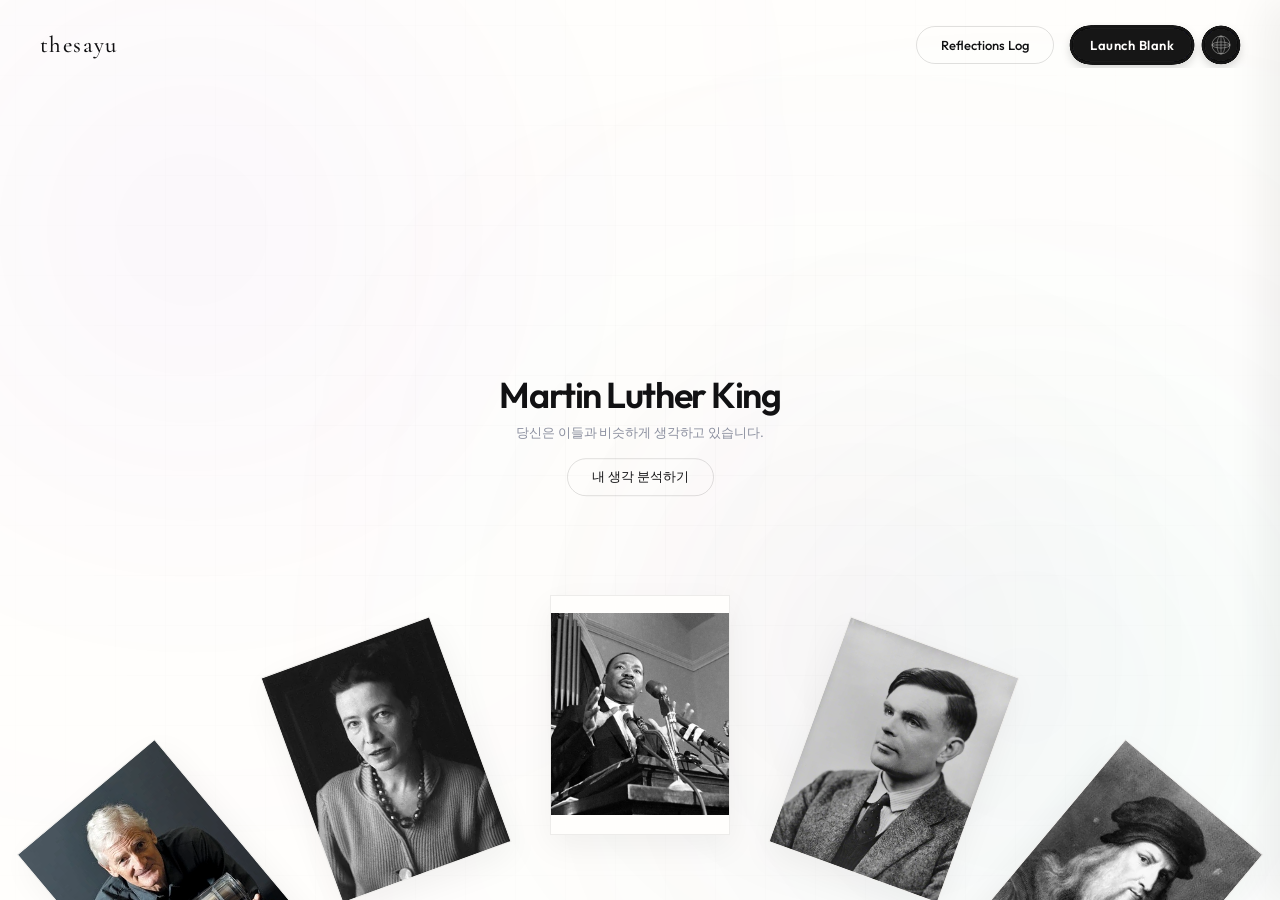
<file: thesayu/index.html>
<!DOCTYPE html>
<html lang="ko">

<head>
  <meta charset="UTF-8">
  <meta name="viewport" content="width=device-width, initial-scale=1.0">
  <title>thesayu | blank</title>
  <meta name="description" content="고정관념을 깨고, 시각을 넓히며, 사고의 깊이를 더하는 비정형적 생각 도구. thesayu | blank">

  <!-- Premium Fonts from Google Fonts -->
  <link rel="preconnect" href="https://fonts.googleapis.com">
  <link rel="preconnect" href="https://fonts.gstatic.com" crossorigin>
  <link
    href="https://fonts.googleapis.com/css2?family=Cormorant+Garamond:ital,wght@0,400;0,500;0,600;1,400&family=Instrument+Serif:ital@0;1&family=Outfit:wght@300;400;500;600;700&family=Syne:wght@500;700;800&display=swap"
    rel="stylesheet">

  <!-- CSS Stylesheet -->
  <link rel="stylesheet" href="styles.css?v=2.0">

  <!-- FontAwesome for icons -->
  <link rel="stylesheet" href="https://cdnjs.cloudflare.com/ajax/libs/font-awesome/6.4.0/css/all.min.css">
</head>

<body>

  <!-- SVG Liquid Filter definition (CRITICAL for Image 1) -->
  <svg xmlns="http://www.w3.org/2000/svg" version="1.1"
    style="position: absolute; width: 1px; height: 1px; opacity: 0; pointer-events: none; overflow: hidden;">
    <defs>
      <!-- Filter for liquid nav merge -->
      <filter id="liquid-metaball">
        <!-- Blur the elements -->
        <feGaussianBlur in="SourceGraphic" stdDeviation="3.8" result="blur" />
        <!-- Boost contrast to sharpen edges, keeping them connected organic-style -->
        <feColorMatrix in="blur" mode="matrix" values="1 0 0 0 0  0 1 0 0 0  0 0 1 0 0  0 0 0 18 -7" result="goo" />
        <!-- Beautiful gooey shadow follow -->
        <feDropShadow dx="0" dy="4" stdDeviation="4" flood-color="#000000" flood-opacity="0.15" />
      </filter>

      <!-- Alternate liquid filter for more gooey background effects -->
      <filter id="gooey-bg">
        <feGaussianBlur in="SourceGraphic" stdDeviation="15" result="blur" />
        <feColorMatrix in="blur" mode="matrix" values="1 0 0 0 0  0 1 0 0 0  0 0 1 0 0  0 0 0 25 -12" />
      </filter>
    </defs>
  </svg>

  <!-- Dynamic Fluid Background Blobs -->
  <div class="blob-container">
    <div class="blob-grid"></div>
    <div class="blob blob-indigo" id="blob-1"></div>
    <div class="blob blob-teal" id="blob-2"></div>
    <div class="blob blob-magenta" id="blob-3"></div>
  </div>

  <!-- Grid overlay representing wireframes -->
  <div class="wireframe-grid-overlay"></div>

  <!-- Header & Liquid Navbar Container (StoryScape style layout - fixed/sticky) -->
  <header class="header">
    <div class="header-inner">
      <!-- Left side: Brand Logo -->
      <div class="header-left">
        <a href="index.html" class="logo-link">
          <span class="logo-text">thesayu</span>
        </a>
      </div>

      <!-- Right side: Reflections Log outline & Black Liquid Widget -->
      <div class="header-right">
        <button class="btn-outline-pill" id="btn-header-log-trigger">Reflections Log</button>

        <div class="liquid-widget-wrapper" id="btn-header-launch-trigger">
          <!-- Gooey Background Layer (Black shapes only) -->
          <div class="liquid-widget-bg" style="filter: url(#liquid-metaball);">
            <div class="bg-bubble bubble-text" style="position: relative;">
              <span style="color: transparent; user-select: none;">Launch Blank</span>
              <div class="widget-bridge"></div>
            </div>
            <div class="bg-bubble bubble-icon"></div>
          </div>

          <!-- Sharp Foreground Layer (Text and rotating icon, unaffected by blur filter) -->
          <div class="liquid-widget-fg">
            <div class="fg-bubble bubble-text">
              <span>Launch Blank</span>
            </div>
            <div class="fg-bubble bubble-icon">
              <svg class="globe-svg animate-spin-slow" viewBox="0 0 100 100" xmlns="http://www.w3.org/2000/svg">
                <circle cx="50" cy="50" r="45" fill="none" stroke="currentColor" stroke-width="2" />
                <ellipse cx="50" cy="50" rx="20" ry="45" fill="none" stroke="currentColor" stroke-width="2" />
                <ellipse cx="50" cy="50" rx="45" ry="15" fill="none" stroke="currentColor" stroke-width="2" />
                <line x1="5" y1="50" x2="95" y2="50" stroke="currentColor" stroke-width="2" />
                <line x1="50" y1="5" x2="50" y2="95" stroke="currentColor" stroke-width="2" />
              </svg>
            </div>
          </div>
        </div>
      </div>
    </div>
  </header>

  <!-- Main Section: Thought Expansion Playground -->
  <main class="main-playground">
    <!-- 60px Spacer Component -->
    <div class="header-spacer"></div>

    <div class="playground-wrapper">
      <div class="hero-copy">
        <h1 id="carousel-model-name">—</h1>
        <p id="carousel-model-desc">당신은 이들과 비슷하게 생각하고 있습니다.</p>
        <button class="btn-outline-pill" id="btn-engage-mind">내 생각 분석하기</button>
      </div>

      <div class="scatter-center-copy">
        <h2>어떤 사고를 분석할까요?</h2>
        <button class="btn-outline-pill btn-back-carousel" id="btn-back-carousel">
          <i class="fa-solid fa-arrow-left"></i> 돌아가기
        </button>
      </div>

      <!-- Semicircular Arc Carousel (Image 2 style container) -->
      <div class="carousel-section">
        <!-- Semicircular Arc Positioning Container for Cards -->
        <div class="arc-container" id="arc-container">
          <!-- Cards are dynamically injected by app.js at runtime -->
        </div>
        <!-- Category Stack Labels Container -->
        <div class="category-stack-labels-container" id="category-labels-container"></div>
      </div>
    </div>
  </main>

  <!-- Interactive Cognitive Workspace (Exercise Overlay) -->
  <div class="exercise-overlay" id="exercise-overlay">
    <div class="overlay-close" id="btn-close-exercise">
      <svg width="24" height="24" viewBox="0 0 24 24" fill="none" stroke="currentColor" stroke-width="2">
        <line x1="18" y1="6" x2="6" y2="18" />
        <line x1="6" y1="6" x2="18" y2="18" />
      </svg>
    </div>

    <div class="overlay-content-wrapper">
      <div class="overlay-left">
        <div class="exercise-header">
          <span class="exercise-badge">Thinking Tool</span>
          <h2 class="exercise-title" id="ex-title">First Principles</h2>
          <p class="exercise-sub" id="ex-sub">Deconstruct everything down to its core elements.</p>
        </div>

        <div class="exercise-steps" id="ex-steps-container">
          <!-- Dynamically populated steps based on selected card -->
        </div>
      </div>

      <div class="overlay-right">
        <div class="workspace-card">
          <div class="workspace-header">
            <span>Interactive Workspace</span>
            <div class="word-count" id="word-count">0 characters</div>
          </div>

          <div class="workspace-input-area">
            <textarea class="textarea-thinking" id="thinking-textarea"
              placeholder="여기에 당신의 생각을 자유롭게 풀어놓으세요. 프레임에서 벗어난 질문을 마주하는 것부터 시작됩니다..."></textarea>
          </div>

          <div class="workspace-footer">
            <button class="btn-clear" id="btn-clear-workspace">Clear</button>
            <button class="btn-submit-thinking" id="btn-submit-thinking">
              <span>Complete Reflection</span>
              <i class="fa-solid fa-arrow-right"></i>
            </button>
          </div>
        </div>
      </div>
    </div>
  </div>

  <!-- Reflections History Drawer (App View) -->
  <div class="app-drawer" id="app-drawer">
    <div class="drawer-header">
      <h2 class="drawer-title"><i class="fa-solid fa-brain"></i> Mind Expansion Log</h2>
      <button class="btn-close-drawer" id="btn-close-drawer"><i class="fa-solid fa-xmark"></i></button>
    </div>
    <div class="drawer-content" id="drawer-content">
      <div class="empty-log-state">
        <div class="empty-icon"><i class="fa-solid fa-pen-nib"></i></div>
        <p>기록된 생각이 아직 없습니다. 첫 번째 사고 확장 훈련을 완료해 보세요.</p>
      </div>
    </div>
  </div>

  <!-- Toast Notification System -->
  <div class="toast-notification" id="toast-notification">사고 로그가 성공적으로 기록되었습니다.</div>



  <!-- JavaScript Main Application Script -->
  <script src="app.js?v=2.0" defer></script>
</body>

</html>
</file>
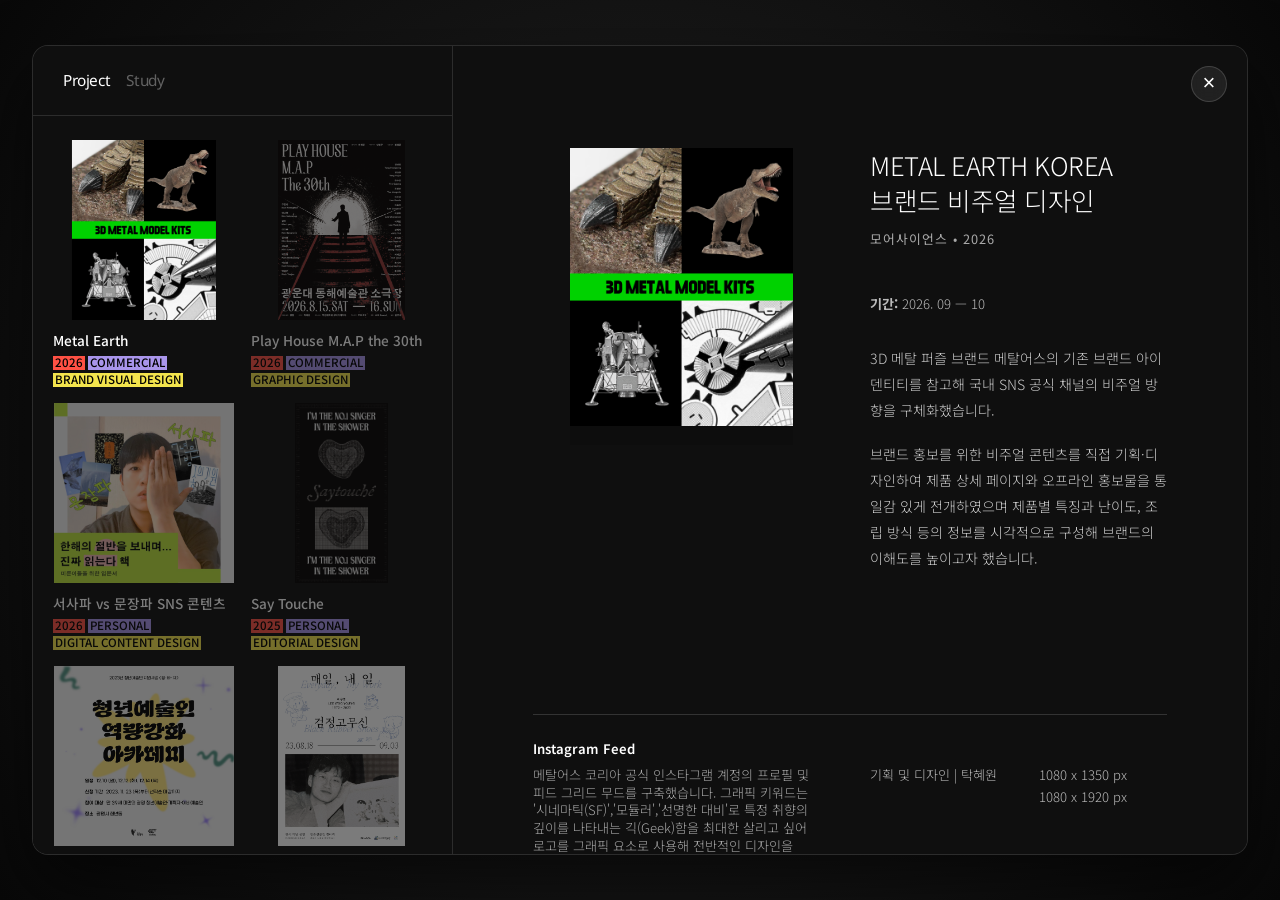
<file: project.html>
<!DOCTYPE html>
<html lang="ko">

<head>
    <meta charset="UTF-8">
    <meta name="viewport" content="width=device-width, initial-scale=1.0">
    <meta http-equiv="Cache-Control" content="no-cache, no-store, must-revalidate">
    <meta http-equiv="Pragma" content="no-cache">
    <meta http-equiv="Expires" content="0">
    <title>이우영 1972-2023 내일 매일 검정고무신</title>
    <link
        href="https://fonts.googleapis.com/css2?family=Noto+Sans:wght@400;500&family=Noto+Sans+KR:wght@300;400;500;700&family=Inter:wght@300;400;600;700&display=swap"
        rel="stylesheet">
    <style>
        @font-face {
            font-family: 'MapoGoldenPier';
            src: url('https://cdn.jsdelivr.net/gh/projectnoonnu/noonfonts_2001@1.1/MapoGoldenPierA.woff') format('woff');
            font-weight: normal;
            font-style: normal;
        }

        html {
            -webkit-text-size-adjust: 100%;
            text-size-adjust: 100%;
        }

        :root {
            --bg-color: #0f0f0f;
            --text-primary: #ffffff;
            --text-secondary: #aaaaaa;
            --font-main: 'Noto Sans KR', 'Inter', -apple-system, BlinkMacSystemFont, sans-serif;
        }

        /* Custom Selection Colors */
        ::selection {
            background-color: #B5B17B;
            color: #FFFED5;
        }

        ::-moz-selection {
            background-color: #B5B17B;
            color: #FFFED5;
        }

        * {
            box-sizing: border-box;
            margin: 0;
            padding: 0;
        }

        body {
            font-family: var(--font-main);
            background-color: #0c0c0c;
            background-image: radial-gradient(circle at center, #242424 0%, #080808 100%);
            color: var(--text-primary);
            height: 100vh;
            margin: 0;
            overflow: hidden;
            display: flex;
            justify-content: center;
            align-items: center;
            padding: 0;
            -webkit-font-smoothing: antialiased;
            -moz-osx-font-smoothing: grayscale;
        }

        /* iframe 내부 렌더링용 스타일 우회 */
        body.in-iframe {
            background-color: #000000 !important;
            background-image: none !important;
        }

        .window-container {
            width: 95vw;
            height: 90vh;
            max-width: 1400px;
            max-height: 900px;
            background-color: var(--bg-color);
            border-radius: 16px;
            border: 1px solid rgba(255, 255, 255, 0.12);
            display: flex;
            overflow: hidden;
            box-shadow: 0 30px 70px rgba(0, 0, 0, 0.6);
            position: relative;
            animation: popIn 0.5s cubic-bezier(0.16, 1, 0.3, 1);
        }

        body.in-iframe .window-container {
            width: 100% !important;
            max-width: 100% !important;
            height: 100vh !important;
            max-height: 100% !important;
            border-radius: 0 !important;
            border: none !important;
            box-shadow: none !important;
        }

        /* 우측 상단 플로팅 닫기 버튼 */
        .win-close-btn {
            position: absolute;
            top: 20px;
            right: 20px;
            width: 36px;
            height: 36px;
            border-radius: 50%;
            background-color: rgba(255, 255, 255, 0.08);
            border: 1px solid rgba(255, 255, 255, 0.15);
            color: #ffffff;
            font-size: 22px;
            font-weight: 300;
            display: flex;
            align-items: center;
            justify-content: center;
            cursor: pointer;
            z-index: 1002;
            transition: all 0.2s cubic-bezier(0.16, 1, 0.3, 1);
            backdrop-filter: blur(8px);
            -webkit-backdrop-filter: blur(8px);
            line-height: 1;
            padding-bottom: 2px;
        }

        .win-close-btn:hover {
            background-color: rgba(255, 255, 255, 0.18);
            border-color: rgba(255, 255, 255, 0.3);
            transform: scale(1.08);
        }

        .win-close-btn:active {
            transform: scale(0.92);
        }

        @keyframes popIn {
            from {
                opacity: 0;
                transform: scale(0.95) translateY(20px);
            }

            to {
                opacity: 1;
                transform: scale(1) translateY(0);
            }
        }

        .sidebar {
            position: relative;
            top: 0;
            left: 0;
            width: 420px;
            height: 100%;
            z-index: 10;
            background-color: var(--bg-color);
            border-right: 1px solid rgba(255, 255, 255, 0.12);
            display: flex;
            flex-direction: column;
            flex-shrink: 0;
        }

        .sidebar-content {
            width: 100%;
            height: 100%;
            display: flex;
            flex-direction: column;
            overflow: hidden;
        }

        .sidebar-trigger-bar {
            position: absolute;
            top: 0;
            right: -20px;
            width: 20px;
            height: 100%;
            background-color: rgba(13, 13, 13, 0.75);
            backdrop-filter: blur(20px);
            -webkit-backdrop-filter: blur(20px);
            border-right: 1px solid rgba(255, 255, 255, 0.12);
            cursor: pointer;
            display: none;
            /* Hide on desktop */
            align-items: center;
            justify-content: center;
            z-index: 1001;
            transition: background-color 0.3s ease;
        }

        .sidebar-trigger-bar:hover {
            background-color: rgba(24, 24, 24, 0.85);
        }

        .trigger-arrow {
            font-size: 0.7rem;
            color: rgba(255, 255, 255, 0.4);
            font-weight: 700;
            transition: transform 0.3s ease, color 0.3s ease;
        }

        .sidebar-trigger-bar:hover .trigger-arrow {
            color: #ffffff;
        }

        .sidebar.open .trigger-arrow {
            transform: rotate(180deg);
        }

        .sidebar-overlay {
            position: fixed;
            top: 0;
            left: 0;
            width: 100%;
            height: 100%;
            background: rgba(0, 0, 0, 0.6);
            backdrop-filter: blur(4px);
            opacity: 0;
            visibility: hidden;
            transition: all 0.4s ease;
            z-index: 999;
        }

        .sidebar-overlay.active {
            opacity: 1;
            visibility: visible;
        }

        .sidebar-tabs {
            display: flex;
            gap: 16px;
            padding: 24px 30px;
            border-bottom: 1px solid rgba(255, 255, 255, 0.12);
        }

        .sidebar-tab {
            background: none;
            border: none;
            padding: 0;
            margin: 0;
            color: rgba(255, 255, 255, 0.35);
            font-family: 'Noto Sans', 'Noto Sans KR', sans-serif;
            font-size: 0.96rem;
            font-weight: 400;
            letter-spacing: -0.025em;
            cursor: pointer;
            text-align: left;
            transition: color 0.2s ease;
            outline: none;
        }

        .sidebar-tab:hover {
            color: rgba(255, 255, 255, 0.8);
        }

        .sidebar-tab.active {
            color: #ffffff;
        }

        .work-list {
            flex: 1;
            overflow-y: auto;
            padding: 24px 20px;
            display: grid;
            grid-template-columns: repeat(2, 1fr);
            gap: 16px;
            align-content: start;
            background-color: var(--bg-color);
            -ms-overflow-style: none;
            scrollbar-width: none;
        }

        .work-list::-webkit-scrollbar {
            display: none;
        }

        /* Workshop Grid Layout */
        .workshop-grid {
            display: grid;
            grid-template-columns: 1fr 1fr;
            gap: 30px;
            align-items: start;
            width: 100%;
        }

        /* Row 2A 2-column grid: attached_1 (4 posters) & attached_4 (1 poster) centered */
        .workshop-grid-2a {
            display: grid;
            grid-template-columns: 1.9fr 1fr;
            gap: 30px;
            align-items: start;
            width: 100%;
            max-width: 76%;
            margin-left: auto !important;
            margin-right: auto !important;
        }

        .workshop-grid-2a img {
            margin-top: 0 !important;
            display: block;
            width: 100%;
            height: auto;
        }

        /* Final outcome poster centered & scaled */
        .workshop-final-outcome {
            width: 100%;
            max-width: 55%;
            height: auto;
            display: block;
            margin: 60px auto 0 auto !important;
        }

        @media (max-width: 768px) {
            .workshop-grid-2a {
                max-width: 100%;
                grid-template-columns: 1fr;
                gap: 20px;
            }

            .workshop-final-outcome {
                max-width: 85%;
                margin: 40px auto 0 auto !important;
            }
        }

        /* 4-column workshop grid for attached_1~4 with visual poster equivalence */
        .workshop-grid-4col {
            display: grid;
            grid-template-columns: 2.05fr 2.05fr 2.05fr 1fr;
            gap: 24px;
            align-items: start;
            width: 100%;
        }

        .workshop-grid-4col img {
            margin-top: 0 !important;
            display: block;
            width: 100%;
            height: auto;
        }

        @media (max-width: 900px) {
            .workshop-grid-4col {
                grid-template-columns: repeat(2, 1fr);
                gap: 20px;
            }
        }

        @media (max-width: 500px) {
            .workshop-grid-4col {
                grid-template-columns: 1fr;
                gap: 16px;
            }
        }

        @media (max-width: 768px) {
            .workshop-grid {
                grid-template-columns: 1fr;
                gap: 20px;
            }
        }

        .work-item {
            display: flex;
            flex-direction: column;
            justify-content: flex-start;
            align-items: flex-start;
            gap: 12px;
            padding: 0;
            cursor: pointer;
            transition: opacity 0.25s ease;
            background: none !important;
            border: none !important;
            opacity: 0.45;
            height: 100%;
        }

        .work-item:hover {
            opacity: 0.85;
            background: none !important;
            border-color: transparent !important;
            transform: none !important;
        }

        .work-item.active {
            opacity: 1;
            background: none !important;
            border-color: transparent !important;
        }

        .work-thumb {
            width: 100%;
            height: auto;
            background: transparent;
            border-radius: 0;
            overflow: hidden;
            display: block;
            border: none;
        }

        .work-thumb img {
            width: 100%;
            height: auto;
            max-height: 180px;
            display: block;
            object-fit: contain;
            border-radius: 0;
        }

        .work-thumb.thumb-slideshow {
            position: relative;
            width: 100%;
            aspect-ratio: 1080 / 1440;
            max-height: 180px;
            isolation: isolate;
            contain: paint;
            transform: translateZ(0);
        }

        .work-thumb.thumb-slideshow .thumb-slide {
            position: absolute;
            top: 0;
            left: 0;
            width: 100%;
            height: 100%;
            object-fit: contain;
            opacity: 0;
            transition: opacity 0.5s ease;
            will-change: opacity;
            transform: translate3d(0, 0, 0);
            backface-visibility: hidden;
        }

        .work-thumb.thumb-slideshow .thumb-slide.active {
            opacity: 1;
        }

        .work-info {
            width: 100%;
            display: flex;
            flex-direction: column;
            gap: 4px;
        }

        .work-title {
            font-size: 0.85rem;
            font-weight: 500;
            color: var(--text-primary);
            line-height: 1.3;
            word-break: keep-all;
        }

        .work-tags {
            display: flex;
            flex-wrap: wrap;
            gap: 3px;
            margin-top: 2px;
        }

        .work-tag {
            font-size: 0.72rem;
            display: inline-block;
            padding: 0 2px 1px;
            border-radius: 0;
            font-weight: 500;
            line-height: 1.15;
            color: #000000;
            letter-spacing: 0px;
            text-transform: uppercase;
            background-color: #f3e44d;
            box-shadow: none;
        }

        .tag-year {
            background-color: #ff5144;
        }

        .tag-type {
            background-color: #a995eb;
        }

        .tag-cat {
            background-color: #f3e44d;
        }

        /* 우측 메인 뷰어 (프로젝트 상세) */
        .main-viewer {
            flex: 1;
            overflow-y: auto;
            overflow-x: hidden;
            min-width: 0;
            position: relative;
            display: flex;
            flex-direction: column;
            background-color: var(--bg-color);
            padding-left: 0;
            -ms-overflow-style: none;
            scrollbar-width: none;
        }

        .main-viewer::-webkit-scrollbar {
            display: none;
        }

        .project-content {
            width: 100%;
            min-width: 0;
            min-height: 100%;
            /* fill main-viewer height without forcing phantom scroll */
            display: flex;
            flex-direction: column;
            box-sizing: border-box;
            background-color: var(--bg-color);
        }

        .project-content[hidden] {
            display: none !important;
        }

        .project-top {
            width: 100%;
            min-width: 0;
            display: grid;
            grid-template-columns: repeat(4, 1fr);
            padding: 0 80px;
            gap: 40px;
            align-items: flex-start;
        }

        @keyframes fadeIn {
            from {
                opacity: 0;
                transform: translateY(15px);
            }

            to {
                opacity: 1;
                transform: translateY(0);
            }
        }

        /* 좌측: 포스터 이미지 영역 */
        .image-section {
            grid-column: span 2;
            min-width: 0;
            display: flex;
            justify-content: flex-start;
            align-items: flex-start;
            padding: clamp(72px, 8vw, 120px) 0;
            position: static;
            align-self: flex-start;
            height: auto;
            transform: translateZ(0);
            backface-visibility: hidden;
        }

        #project-content-playhouse .image-section,
        #project-content-black-rubber-shoes .image-section,
        #project-content-say-touche .image-section {
            padding-top: clamp(64px, 7vw, 108px);
        }

        .image-section img {
            width: 100%;
            height: auto;
            max-height: 85vh;
            object-fit: contain;
            opacity: 0;
            transform: translateY(30px);
            transition: opacity 0.8s ease-out, transform 0.8s ease-out;
        }

        .image-section img.visible,
        .project-bottom img.visible {
            opacity: 1;
            transform: translateY(0);
        }

        .image-section img.visible:hover,
        .project-bottom img.visible:hover {
            transform: translateY(0);
        }

        /* Image protection: prevent drag, selection, and callout */
        img {
            -webkit-user-drag: none;
            -khtml-user-drag: none;
            -moz-user-drag: none;
            -o-user-drag: none;
            user-drag: none;
            -webkit-touch-callout: none;
            user-select: none;
            -webkit-user-select: none;
            -moz-user-select: none;
            -ms-user-select: none;
        }

        @media print {
            body {
                display: none !important;
            }
        }

        #project-content-say-touche .photo-slider-container {
            width: min(72%, 520px);
            margin-left: auto;
            margin-right: auto;
        }

        #project-content-say-touche .image-section img {
            max-height: 72vh;
        }

        #project-content-say-touche .project-bottom.sns-two-column-layout>.project-section {
            width: 100%;
            aspect-ratio: 2552 / 2481;
            display: flex;
            align-items: center;
            justify-content: center;
        }

        /* 잡지 내지 모크업 합성 연출 (참고 이미지 기반) */
        .magazine-spread-mockup {
            width: 100%;
            max-width: 960px;
            margin: 40px auto 0 auto;
            padding: 32px;
            background-color: #0d0d0d;
            border: 1px solid rgba(255, 255, 255, 0.12);
            border-radius: 12px;
            box-shadow: 0 20px 50px rgba(0, 0, 0, 0.6);
            box-sizing: border-box;
            display: flex;
            justify-content: center;
            align-items: center;
        }

        .magazine-spread-mockup img {
            width: 100%;
            height: auto;
            display: block;
            border-radius: 4px;
            box-shadow: 0 14px 40px rgba(0, 0, 0, 0.85);
            margin-top: 0 !important;
        }

        #project-content-say-touche .project-bottom.sns-two-column-layout>.project-section>img,
        #project-content-say-touche .project-bottom.sns-two-column-layout>.project-section .photo-slider-container {
            width: 100%;
            height: 100%;
            object-fit: contain;
        }

        #project-content-say-touche .project-bottom.sns-two-column-layout .photo-slider {
            width: 100%;
            height: 100%;
        }

        #project-content-say-touche .project-bottom.sns-two-column-layout .photo-slider img.slider-image {
            width: 100%;
            height: 100%;
            object-fit: contain;
        }

        .project-bottom.playhouse-layout {
            display: grid;
            grid-template-columns: minmax(0, 1.25fr) minmax(240px, 0.81fr);
            column-gap: 20px;
            row-gap: 20px;
            align-items: stretch;
        }

        .project-bottom.playhouse-layout .section-header {
            grid-column: 1 / -1;
            margin-bottom: 0 !important;
        }

        .project-bottom.playhouse-layout .project-section {
            margin-top: 0;
        }

        .playhouse-poster-stack {
            --playhouse-card-width: 73.5%;
            position: relative;
            width: 100%;
            /* Includes the cast board's lower overlap in the grid height. */
            padding-bottom: 20.31%;
        }

        .playhouse-poster-stack>.project-section:first-child {
            width: var(--playhouse-card-width);
            position: relative;
        }

        .playhouse-poster-stack .project-section.overlay-cast {
            position: absolute;
            left: 36%;
            top: 19.5%;
            width: 100%;
            z-index: 2;
        }

        .playhouse-side-stack {
            display: flex;
            flex-direction: column;
            justify-content: space-between;
            align-items: flex-start;
            height: 100%;
            width: 100%;
            min-width: 0;
        }

        .playhouse-side-stack .project-section {
            width: 100%;
        }

        .playhouse-ticket {
            position: relative;
            width: 100%;
            aspect-ratio: 1949 / 909;
            overflow: hidden;
        }

        #project-content-playhouse .project-bottom.playhouse-layout .project-section img {
            margin-top: 0 !important;
            display: block;
            width: 100%;
            height: auto;
        }

        #project-content-playhouse .playhouse-ticket img {
            position: absolute;
            top: 50%;
            left: 26.68%;
            width: 46.64% !important;
            height: auto !important;
            transform: translateY(-50%) rotate(-90deg) !important;
            transform-origin: center;
        }

        @media (max-width: 768px) {
            .project-bottom.playhouse-layout {
                grid-template-columns: 1fr;
                gap: 40px;
            }

            .playhouse-side-stack {
                width: 74%;
                max-width: none;
            }
        }

        /* 하단: 풀사이즈 이미지 영역 (리플렛 등) */
        .project-bottom {
            width: 100%;
            min-width: 0;
            display: flex;
            flex-direction: column;
            align-items: center;
            padding: 0 80px 100px;
            /* 좌우 여백을 넓게 주어 시원하게 */
            gap: 40px;
            /* 섹션 간 여백 (study Final Outcome 상단 여백과 동일하게 40px 축소) */
            background-color: var(--bg-color);
        }

        #project-content-playhouse .project-bottom {
            padding-top: 0;
        }

        .project-section {
            width: 100%;
            display: flex;
            flex-direction: column;
        }

        .project-section img {
            margin-top: 40px;
            /* 이미지 간격 */
        }

        .project-section img:first-of-type {
            margin-top: 16px;
            /* 첫 이미지와 헤더 사이 간격 */
        }

        #project-content-black-rubber-shoes .section-header {
            margin-bottom: 24px;
        }

        #project-content-black-rubber-shoes .project-section img:first-of-type {
            margin-top: 0;
        }

        #project-content-black-rubber-shoes .project-section:first-of-type img+img {
            margin-top: 48px;
        }

        .project-bottom img {
            width: 100%;
            height: auto;
            object-fit: contain;
            opacity: 0;
            transform: translateY(30px);
            transition: opacity 0.8s ease-out, transform 0.8s ease-out;
        }

        .section-header {
            width: 100%;
            display: grid;
            grid-template-columns: repeat(4, 1fr);
            gap: 6px 40px;
            padding-top: 24px;
            border-top: 1px solid rgba(255, 255, 255, 0.15);
            margin-bottom: 20px;
            text-align: left;
        }

        .header-col {
            display: flex;
            flex-direction: column;
            gap: 12px;
        }

        .header-col.col-desc {
            grid-column: span 2;
            max-width: 350px;
        }

        .col-label {
            font-size: 0.7rem;
            text-transform: uppercase;
            letter-spacing: 1px;
            color: #666666;
            /* 톤다운된 레이블 */
            font-weight: 600;
        }

        .section-header .col-val {
            font-size: 0.82rem !important;
            color: #bbbbbb;
            font-weight: 300;
            word-break: keep-all;
        }

        .spec-list {
            display: flex;
            flex-direction: column;
            gap: 4px;
            /* 각 줄(단락) 사이의 수직 간격을 4px로 슬림화 */
            width: 100%;
        }

        .spec-list span {
            display: block;
            line-height: 1.35 !important;
            /* 개별 줄의 자체 줄 높이를 타이트하게 조정 */
        }

        .col-val.title {
            font-size: 0.95rem;
            font-weight: 600;
            color: var(--text-primary);
            margin-bottom: 2px !important;
        }

        .text-right {
            align-items: flex-end;
            text-align: left;
            /* 글자 자체는 왼쪽 정렬 */
        }

        /* 우측: 텍스트 및 정보 영역 */
        .info-section {
            grid-column: span 2;
            min-width: 0;
            display: flex;
            flex-direction: column;
            justify-content: flex-start;
            /* 세로 위쪽부터 정렬 */
            align-items: flex-start;
            /* 가로 왼쪽 축 정렬 */
            text-align: left;
            /* 글자 왼쪽 정렬 */
            padding: clamp(72px, 8vw, 120px) 0;
            /* 이미지 영역과 상하 패딩을 완전히 통일 */
            position: static;
            align-self: flex-start;
            height: auto;
            transform: translateZ(0);
            backface-visibility: hidden;
        }

        .metal-insta-container {
            display: grid;
            grid-template-columns: repeat(2, minmax(0, 1fr));
            gap: 40px;
            width: 100%;
            margin-top: 24px;
            align-items: center;
        }

        .metal-insta-left {
            width: 100%;
            display: flex;
            justify-content: center;
            align-items: center;
        }

        .metal-insta-left img {
            margin-top: 0 !important;
            display: block;
            width: min(76%, 320px);
            height: auto;
            filter: drop-shadow(0 16px 32px rgba(0, 0, 0, 0.45));
        }

        .metal-insta-right {
            position: relative;
            width: min(92%, 400px);
            margin: 0 auto;
            aspect-ratio: 731 / 1020;
            overflow: hidden;
            background-color: var(--bg-color);
            box-shadow: 0 16px 36px rgba(0, 0, 0, 0.35);
            align-self: center;
        }

        .metal-insta-right .detail-column {
            position: absolute;
            inset: 0;
            width: 100%;
            height: 100%;
            background-color: var(--bg-color);
        }

        .metal-insta-right .detail-column img {
            width: 100.5%;
            max-width: none;
            background-color: #ffffff;
            padding-top: 12px;
            padding-bottom: 0;
            box-sizing: border-box;
            box-shadow: none;
            transition: none !important;
        }

        .metal-feed-grid {
            display: grid;
            grid-template-columns: repeat(8, minmax(0, 1fr));
            gap: 18px;
            width: 100%;
            margin-top: 80px;
        }

        .metal-feed-card {
            grid-column: span 2;
            aspect-ratio: 4 / 5;
            overflow: hidden;
            background-color: #0b0b0b;
            box-shadow: 0 10px 26px rgba(0, 0, 0, 0.42);
        }

        .metal-feed-card:nth-child(9) {
            grid-column: 3 / span 2;
        }

        .metal-feed-card img {
            margin-top: 0 !important;
            display: block;
            width: 100%;
            height: 100%;
            object-fit: cover;
            opacity: 1 !important;
            transform: none !important;
            transition: none !important;
        }

        .metal-feed-card.is-blurred img {
            filter: blur(16px);
            transform: scale(1.12) !important;
        }

        #project-content-metal-earth .project-section+.project-section {
            margin-top: 40px;
        }

        .metal-ecom-grid {
            --ecom-gap: clamp(20px, 3vw, 36px);
            display: grid;
            grid-template-columns: repeat(3, minmax(0, 1fr));
            gap: var(--ecom-gap);
            width: 100%;
            margin-top: 24px;
            align-items: center;
        }

        .metal-ecom-pair-grid {
            --ecom-gap: clamp(20px, 3vw, 36px);
            display: grid;
            grid-template-columns: repeat(2, minmax(0, 1fr));
            gap: var(--ecom-gap);
            width: calc((100% * 2 - var(--ecom-gap)) / 3);
            margin: 72px auto 0;
            align-items: start;
        }

        .metal-ecom-col {
            display: flex;
            flex-direction: column;
            gap: 0;
            width: 100%;
            min-width: 0;
            background-color: #000000;
            box-shadow: 0 14px 34px rgba(0, 0, 0, 0.5);
            overflow: hidden;
            line-height: 0;
        }

        .metal-ecom-col img,
        .metal-ecom-col img.visible,
        .metal-ecom-col img.visible:hover {
            margin: 0 !important;
            padding: 0 !important;
            display: block;
            width: 100%;
            height: auto;
            opacity: 1 !important;
            transform: none !important;
            transition: none !important;
        }

        @media (max-width: 768px) {
            .metal-insta-container {
                grid-template-columns: 1fr;
                gap: 36px;
            }

            .metal-insta-left img {
                width: min(78%, 300px);
            }

            .metal-insta-right {
                width: 100%;
                max-width: 380px;
            }

            .metal-feed-grid {
                grid-template-columns: repeat(2, minmax(0, 1fr));
                gap: 14px;
                margin-top: 56px;
            }

            .metal-feed-card,
            .metal-feed-card:nth-child(9) {
                grid-column: span 1;
            }

            .metal-ecom-grid,
            .metal-ecom-pair-grid {
                grid-template-columns: 1fr;
                width: 100%;
                gap: 36px;
            }

            .metal-ecom-pair-grid {
                margin-top: 48px;
            }

            .metal-ecom-col {
                max-width: 420px;
                margin: 0 auto;
            }
        }

        .info-section h2 {
            font-family: var(--font-main);
            font-size: 1.6rem;
            font-weight: 300;
            line-height: 1.35;
            letter-spacing: -0.5px;
            margin-top: 0;
            margin-bottom: 12px;
            word-break: keep-all;
            text-align: left;
        }

        .category {
            font-size: 0.8rem;
            color: var(--text-secondary);
            margin-bottom: 30px;
            font-weight: 400;
            text-transform: uppercase;
            letter-spacing: 1px;
            padding-bottom: 15px;
        }

        .description {
            font-size: 0.88rem;
            line-height: 1.65;
            color: #cccccc;
            margin-bottom: 40px;
            font-weight: 300;
            text-align: left;
            width: 100%;
        }

        .description-copy {
            display: flex;
            flex-direction: column;
            gap: 18px;
            font-size: inherit;
            line-height: inherit;
        }

        .description-copy p {
            margin: 0;
            color: inherit;
            font-size: inherit;
            font-weight: inherit;
        }

        .poster-text-box {
            background: none;
            /* 박스 배경 제거 */
            padding: 0;
            /* 패딩을 제거하여 들여쓰기 제거 */
            margin-bottom: 30px;
            /* 본문 문단과의 하단 마진 */
            border: none;
            width: 100%;
            text-align: left;
        }

        .poster-text-box p {
            margin-bottom: 8px;
            /* 줄 간격 설정 */
            font-size: 0.82rem;
            color: #bbbbbb;
            font-weight: 300;
        }

        .poster-text-box p:last-child {
            margin-bottom: 0;
        }

        .panel-grid {
            display: grid;
            grid-template-columns: repeat(4, 1fr);
            gap: 20px;
            width: 100%;
            margin-top: 16px;
        }

        .project-section img+.panel-grid {
            margin-top: 80px;
        }

        .panel-grid img {
            margin-top: 0 !important;
            width: 100%;
            height: auto;
        }

        .leaflet-grid {
            display: grid;
            grid-template-columns: repeat(2, 1fr);
            gap: 40px;
            width: 100%;
            margin-top: 16px;
        }

        .leaflet-grid img {
            margin-top: 0 !important;
            width: 100%;
            height: auto;
        }

        /* youth-artist-academy 전용 리플렛 2열 배치 */
        #project-content-youth-artist-academy .leaflet-wrap {
            width: 100%;
            margin-top: 0;
        }

        #project-content-youth-artist-academy .leaflet-grid {
            display: grid;
            grid-template-columns: repeat(2, minmax(0, 1fr));
            gap: 40px;
            width: 100%;
        }

        @media (max-width: 768px) {
            #project-content-youth-artist-academy .leaflet-wrap {
                margin-top: 0;
            }

            #project-content-youth-artist-academy .leaflet-grid {
                gap: 16px;
            }
        }

        @media (max-width: 600px) {
            #project-content-youth-artist-academy .leaflet-grid {
                grid-template-columns: 1fr;
            }
        }

        .web-banner-container {
            display: grid;
            grid-template-columns: minmax(0, 1.8fr) minmax(260px, 1fr);
            column-gap: 18px;
            row-gap: 16px;
            width: 100%;
            margin-top: 16px;
            height: auto;
            align-items: center;
            container-type: inline-size;
        }

        .web-banner-left {
            width: 100%;
            height: auto;
            align-self: center;
        }

        .web-banner-left img {
            margin-top: 0 !important;
            display: block;
            width: 100%;
            height: auto;
            object-fit: initial;
            box-shadow: 0 10px 30px rgba(0, 0, 0, 0.3);
        }

        .web-banner-right {
            width: 100%;
            margin-top: 0;
            aspect-ratio: 0.92 / 1.55;
            overflow: hidden;
            align-self: center;
        }

        .detail-column {
            position: relative;
            width: 100%;
            height: 100%;
            overflow: hidden;
            border-radius: 0;
            background-color: transparent;
        }

        .detail-column img {
            margin-top: 0 !important;
            display: block;
            width: 100%;
            height: auto;
            object-fit: initial;
            object-position: top center;
            opacity: 1 !important;
            box-shadow: 0 10px 30px rgba(0, 0, 0, 0.3);
            border-radius: 0 !important;
            transform: translate3d(0, 0, 0);
            will-change: transform;
            image-rendering: auto;
            backface-visibility: hidden;
            -webkit-font-smoothing: subpixel-antialiased;
        }

        .sns-detail-grid {
            display: grid;
            grid-template-columns: repeat(2, minmax(0, 1fr));
            gap: clamp(24px, 4vw, 60px);
            width: 100%;
        }

        .sns-detail-column {
            min-width: 0;
            padding-top: 24px;
            border-top: 1px solid rgba(255, 255, 255, 0.15);
        }

        .sns-detail-column h3 {
            margin: 0;
            color: var(--text-primary);
            font-size: 1.15rem;
            font-weight: 600;
        }

        .sns-detail-column .photo-slider-container {
            margin-top: 24px;
        }

        .sns-detail-column .photo-slider {
            width: 100%;
            height: auto;
            aspect-ratio: var(--detail-aspect);
        }

        .sns-detail-column .photo-slider img.slider-image {
            object-fit: contain;
        }

        .newsletter-detail-gallery {
            display: grid;
            grid-template-columns: repeat(2, minmax(0, 1fr));
            gap: 40px;
            width: 100%;
            margin-top: 16px;
        }

        .newsletter-detail-gallery img {
            width: 100%;
            height: auto;
            aspect-ratio: 1 / 1;
            object-fit: cover;
            margin: 0 !important;
        }

        .project-bottom.sns-two-column-layout .photo-slider img.slider-image {
            object-fit: contain;
        }

        /* 2-column layout for hong-woo-joo-sns detail page */
        .project-bottom.sns-two-column-layout {
            display: grid;
            grid-template-columns: 1fr 1fr;
            column-gap: 40px;
            row-gap: 16px;
            align-items: center;
            max-width: 100%;
            box-sizing: border-box;
        }

        .project-bottom.sns-two-column-layout .section-header {
            margin-bottom: 16px !important;
        }

        .project-bottom.sns-two-column-layout>.project-section {
            align-self: center;
        }

        @media (max-width: 768px) {
            body {
                background-color: var(--bg-color);
                background-image: none;
            }

            .window-container {
                width: 100%;
                max-width: 100%;
                height: 100vh;
                max-height: 100%;
                border-radius: 0;
                border: none;
                box-shadow: none;
            }

            .win-close-btn {
                top: 15px;
                right: 15px;
                width: 32px;
                height: 32px;
                font-size: 18px;
            }

            .sidebar {
                position: fixed;
                width: 320px;
                height: 100%;
                z-index: 1000;
                transform: translateX(-320px);
                transition: transform 0.4s cubic-bezier(0.16, 1, 0.3, 1);
                border-bottom: none;
            }

            .sidebar.open {
                transform: translateX(0);
            }

            .sidebar-trigger-bar {
                display: flex;
            }

            .work-list {
                padding: 16px 12px;
                gap: 12px;
            }

            .work-item {
                padding: 0;
                gap: 8px;
            }

            .main-viewer {
                padding-left: 0;
            }

            .project-content {
                flex-direction: column;
                min-height: 100%;
                /* ensure full height on smaller screens */
                box-sizing: border-box;
            }

            .project-top {
                flex-direction: column;
                padding: 20px 30px;
                gap: 40px;
            }

            .project-bottom {
                padding: 20px 30px;
                gap: 80px;
            }

            .project-section img {
                margin-top: 48px;
            }

            .project-top {
                display: flex;
                flex-direction: column;
                padding: 20px 30px;
                gap: 40px;
            }

            .image-section,
            .info-section {
                grid-column: auto;
                width: 100%;
                padding: 40px 0 20px;
            }

            .section-header {
                grid-template-columns: repeat(2, 1fr);
                gap: 6px 30px;
                padding-top: 20px;
                padding-bottom: 0;
            }

            .text-right {
                align-items: flex-start;
                text-align: left;
            }

            .header-col {
                gap: 8px;
            }

            .section-header .col-desc {
                grid-column: span 2;
            }

            .section-header .col-desc:empty {
                display: none;
            }

            .col-val.title {
                font-size: 0.9rem;
            }

            .section-header .col-val {
                font-size: 0.78rem !important;
            }

            .image-section,
            .info-section {
                position: static;
                min-height: auto;
                padding: 0;
            }

            .image-section img {
                max-height: 50vh;
            }

            .panel-grid {
                grid-template-columns: repeat(2, 1fr);
                gap: 16px;
                margin-top: 24px;
            }

            .leaflet-grid {
                grid-template-columns: repeat(2, 1fr);
                gap: 16px;
                margin-top: 24px;
            }

            .web-banner-container {
                grid-template-columns: 1fr;
                gap: 40px;
                margin-top: 24px;
                height: auto;
                align-items: start;
            }

            .web-banner-left {
                height: auto;
            }

            .web-banner-right {
                width: 100%;
                margin-top: 0;
                aspect-ratio: 1 / 0.643;
                height: auto;
                overflow: hidden;
            }

            .detail-column {
                height: 100%;
                border-radius: 0;
                overflow: hidden;
            }

            .detail-column img {
                transform: translateY(0);
            }

            .sns-detail-grid {
                grid-template-columns: 1fr;
                gap: 40px;
            }

            .project-bottom.sns-two-column-layout {
                grid-template-columns: 1fr;
                gap: 40px;
            }
        }

        @media (max-width: 600px) {
            .panel-grid {
                grid-template-columns: 1fr;
            }

            .leaflet-grid {
                grid-template-columns: 1fr;
            }

            .newsletter-detail-gallery {
                grid-template-columns: 1fr;
                gap: 16px;
            }
        }

        /* Card Border Overlay for Say Touche Cover */
        .card-border-overlay {
            opacity: 0;
            transform: translateY(30px);
            transition: opacity 0.8s ease-out, transform 0.8s ease-out;
        }

        .card-border-overlay.visible {
            opacity: 1;
            transform: translateY(0);
        }

        /* 포토 슬라이더 스타일 */
        .photo-slider-container {
            width: 100%;
            margin-top: 16px;
            display: flex;
            flex-direction: column;
            align-items: center;
            gap: 20px;
        }

        .image-section .photo-slider-container {
            margin-top: 0;
            margin-bottom: -24px;
        }

        .photo-slider-container.scroll-anim {
            opacity: 0;
            transform: translateY(30px);
            transition: opacity 0.8s ease-out, transform 0.8s ease-out;
        }

        .photo-slider-container.scroll-anim.visible {
            opacity: 1;
            transform: translateY(0);
        }

        .photo-slider {
            position: relative;
            width: 100%;
            height: auto;
            aspect-ratio: var(--slider-aspect, 1 / 1);
            background-color: transparent;
            overflow: hidden;
            display: flex;
            justify-content: center;
            align-items: center;
            border: none;
            isolation: isolate;
            contain: paint;
            transform: translateZ(0);
        }

        .photo-slider img.slider-image {
            position: absolute;
            top: 0;
            left: 0;
            width: 100%;
            height: 100%;
            object-fit: contain;
            object-position: top center;
            opacity: 0 !important;
            z-index: 1;
            transform: translate3d(0, 0, 0) !important;
            will-change: opacity;
            backface-visibility: hidden;
            transition: opacity 0.5s cubic-bezier(0.25, 0.46, 0.45, 0.94) !important;
            pointer-events: none;
            margin-top: 0 !important;
            background-color: #0d0d0d;
        }

        .photo-slider img.slider-image.active {
            opacity: 1 !important;
            z-index: 2;
            pointer-events: auto;
        }

        .photo-archive-section .photo-slider {
            width: 100%;
            height: auto;
            aspect-ratio: var(--photo-aspect);
        }

        .photo-archive-section .photo-slider img.slider-image {
            object-fit: cover;
        }

        .photo-archive-section .photo-slider img.gcf-photo-focus {
            object-position: center center;
        }

        .slider-controls {
            display: flex;
            align-items: center;
            gap: 32px;
            margin-top: 10px;
        }

        .slider-btn {
            background: none;
            border: none;
            color: #ffffff;
            font-family: var(--font-main);
            font-size: 0.95rem;
            font-weight: 500;
            cursor: pointer;
            padding: 8px 16px;
            display: flex;
            align-items: center;
            gap: 8px;
            transition: all 0.2s ease;
            opacity: 0.6;
        }

        .slider-btn:hover {
            opacity: 1;
            color: #ffffff;
        }

        .slider-btn.prev-btn:hover {
            transform: translateX(-4px);
        }

        .slider-btn.next-btn:hover {
            transform: translateX(4px);
        }

        .slider-counter {
            font-size: 0.9rem;
            color: #888888;
            font-weight: 500;
            letter-spacing: 1px;
            min-width: 40px;
            text-align: center;
        }

        /* 포토 아카이브 상세 페이지 타이틀 및 리스트 스타일 */
        .photo-section-title {
            font-family: var(--font-main);
            font-size: 1.8rem;
            font-weight: 500;
            color: #ffffff;
            margin-bottom: 24px;
            text-align: center;
            letter-spacing: -0.5px;
        }

        .photo-details-list {
            display: grid;
            grid-template-columns: max-content max-content;
            gap: 12px 24px;
            justify-content: center;
            margin-top: 40px;
            font-family: var(--font-main);
            font-size: 0.95rem;
            line-height: 1.6;
        }

        .photo-details-list dt {
            font-weight: 600;
            color: #ffffff;
            text-align: right;
        }

        .photo-details-list dd {
            color: #aaaaaa;
            text-align: left;
            margin: 0;
        }
    </style>
</head>

<body>

    <div class="window-container">
        <!-- Floating Close Button -->
        <button class="win-close-btn" onclick="closeProjectWindow()" aria-label="Close project">×</button>

        <aside class="sidebar" id="projectSidebar">
            <div class="sidebar-content">
                <div class="sidebar-tabs">
                    <button class="sidebar-tab active" onclick="switchSidebarTab('PROJECT')">Project</button>
                    <button class="sidebar-tab" onclick="switchSidebarTab('INDEPENDENT_STUDY')">Study</button>
                </div>

                <div class="work-list" id="list-project">
                    <div class="work-item active" data-project="metal-earth" id="project-item-metal-earth">
                        <div class="work-thumb thumb-slideshow">
                            <img src="project/Metal_Earth_pinpost_1.png" alt="Metal Earth 1" class="thumb-slide active">
                            <img src="project/Metal_Earth_pinpost_2.png" alt="Metal Earth 2" class="thumb-slide">
                            <img src="project/Metal_Earth_pinpost_3.png" alt="Metal Earth 3" class="thumb-slide">
                        </div>
                        <div class="work-info">
                            <div class="work-title">Metal Earth</div>
                            <div class="work-tags">
                                <span class="work-tag tag-year">2026</span>
                                <span class="work-tag tag-type">Commercial</span>
                                <span class="work-tag tag-cat">Brand Visual Design</span>
                            </div>
                        </div>
                    </div>

                    <div class="work-item" data-project="playhouse" id="project-item-playhouse">
                        <div class="work-thumb">
                            <img src="project/Playhouse_poster.png" alt="Play House M.A.P the 30th">
                        </div>
                        <div class="work-info">
                            <div class="work-title">Play House M.A.P the 30th</div>
                            <div class="work-tags">
                                <span class="work-tag tag-year">2026</span>
                                <span class="work-tag tag-type">Commercial</span>
                                <span class="work-tag tag-cat">Graphic Design</span>
                            </div>
                        </div>
                    </div>

                    <div class="work-item" data-project="literature-style-sns" id="project-item-literature-style-sns">
                        <div class="work-thumb">
                            <img src="project/Hy_Sns_1.png" alt="서사파 vs 문장파 SNS 콘텐츠">
                        </div>
                        <div class="work-info">
                            <div class="work-title">서사파 vs 문장파 SNS 콘텐츠</div>
                            <div class="work-tags">
                                <span class="work-tag tag-year">2026</span>
                                <span class="work-tag tag-type">Personal</span>
                                <span class="work-tag tag-cat">Digital Content Design</span>
                            </div>
                        </div>
                    </div>

                    <div class="work-item" data-project="say-touche" id="project-item-say-touche">
                        <div class="work-thumb">
                            <img src="project/Hy_saytoche_1.png" alt="Say Touche">
                        </div>
                        <div class="work-info">
                            <div class="work-title">Say Touche</div>
                            <div class="work-tags">
                                <span class="work-tag tag-year">2025</span>
                                <span class="work-tag tag-type">Personal</span>
                                <span class="work-tag tag-cat">Editorial Design</span>
                            </div>
                        </div>
                    </div>

                    <div class="work-item" data-project="youth-artist-academy" id="project-item-youth-artist-academy">
                        <div class="work-thumb">
                            <img src="project/Gcf_Cardnews_1.jpg" alt="2023 청년예술인 역량강화 아카데미">
                        </div>
                        <div class="work-info">
                            <div class="work-title">2023 청년예술인 역량강화 아카데미</div>
                            <div class="work-tags">
                                <span class="work-tag tag-year">2023</span>
                                <span class="work-tag tag-type">Commercial</span>
                                <span class="work-tag tag-cat">Graphic Design</span>
                            </div>
                        </div>
                    </div>

                    <div class="work-item" data-project="black-rubber-shoes" id="project-item-black-rubber-shoes">
                        <div class="work-thumb">
                            <img src="project/Black Rubber Shoes_poster.png" alt="이우영 1972 - 2023 : 매일, 내 일 검정고무신">
                        </div>
                        <div class="work-info">
                            <div class="work-title">이우영 : 매일, 내 일 검정고무신</div>
                            <div class="work-tags">
                                <span class="work-tag tag-year">2023</span>
                                <span class="work-tag tag-type">Commercial</span>
                                <span class="work-tag tag-cat">Exhibition Design</span>
                            </div>
                        </div>
                    </div>

                    <div class="work-item" data-project="hong-woo-joo-sns" id="project-item-hong-woo-joo-sns">
                        <div class="work-thumb">
                            <img src="project/Huj_Newsletter_1.png" alt="홍우주사회적협동조합 뉴스레터">
                        </div>
                        <div class="work-info">
                            <div class="work-title">홍우주 SNS 콘텐츠</div>
                            <div class="work-tags">
                                <span class="work-tag tag-year">2023</span>
                                <span class="work-tag tag-type">Commercial</span>
                                <span class="work-tag tag-cat">Digital Content Design</span>
                            </div>
                        </div>
                    </div>

                    <!-- <div class="work-item" data-project="happycore" id="project-item-happycore">
                        <div class="work-thumb">
                            <img src="project/Happycore_mag_1.png" alt="Happy Core">
                        </div>
                        <div class="work-info">
                            <div class="work-title">Happy Core</div>
                            <div class="work-tags">
                                <span class="work-tag tag-year">2022</span>
                                <span class="work-tag tag-type">Personal</span>
                                <span class="work-tag tag-cat">Editorial Design</span>
                            </div>
                        </div>
                    </div> -->
                </div>

                <div class="work-list" id="list-independent-study" style="display: none;">
                    <div class="work-item" data-project="sangjun-workshop" id="project-item-sangjun-workshop">
                        <div class="work-thumb">
                            <img src="study/sangjun_workshop_1.webp" alt="푸르른 새싹과 거인의 어깨">
                        </div>
                        <div class="work-info">
                            <div class="work-title">푸르른 새싹과 거인의 어깨</div>
                            <div class="work-tags">
                                <span class="work-tag tag-year">2025</span>
                                <span class="work-tag tag-type">workshop</span>
                            </div>
                        </div>
                    </div>
                </div>
            </div>

            <!-- 스크롤 나타내는 바처럼 길고 얇은 세로 핸들바 -->
            <div class="sidebar-trigger-bar" id="sidebarToggle" aria-label="Toggle Projects Sidebar">
                <span class="trigger-arrow">❯</span>
            </div>
        </aside>

        <main class="main-viewer">
            <div class="project-content" data-project-content="playhouse" id="project-content-playhouse" hidden>
                <div class="project-top">
                    <div class="image-section">
                        <img src="project/Playhouse_poster.png" alt="Play House Poster" class="scroll-anim visible"
                            style="width: 100%; height: auto; max-height: 85vh; object-fit: contain;">
                    </div>

                    <div class="info-section">
                        <h2>Play House M.A.P<br>the 30th</h2>
                        <p class="category">극단 플레이하우스맵 • 2026</p>

                        <div class="description">
                            <div class="poster-text-box">
                                <p><strong>일시:</strong> 2026. 08. 15 — 16</p>
                                <p><strong>장소:</strong> 광운대 동해예술관 소극장</p>
                            </div>
                            <div class="description-copy">
                                <p>
                                    대학로 기반 공연 제작 극단 Play House M.A.P의 제30회 정기공연은 차갑고 폐쇄적인 산업 도시를 배경으로 반복되는 노동 속에서도 희망과
                                    사랑을 잃지 않는 인물들의 이야기를 담은 작품입니다.
                                </p>
                                <p>
                                    공연 홍보를 위한 포스터와 리플렛 등 주요 홍보물의 키 비주얼을 기획·디자인했습니다. 터널과 지하 공간의 폐쇄적인 분위기를 표현하기 위해 거친 텍스처와
                                    노이즈를 적용해 먼지가 내려앉은 듯한 노동 현장과 무게감, 답답한 공기를 시각화했습니다.
                                </p>
                                <p>A2(420mm x 594mm)</p>
                            </div>
                        </div>
                    </div>
                </div>

                <div class="project-bottom playhouse-layout">
                    <div class="section-header" style="grid-column: 1 / -1; margin-bottom: 0;">
                        <div class="col-val title" style="grid-column: 1 / -1; margin-bottom: 12px;">Variation</div>
                        <div class="header-col col-desc">
                            <div class="col-val spec-list" style="color: #aaaaaa;">
                                <span>클라이언트 제공 이미지를 중심으로 키 비주얼을 전개했으며, '지상과 지하', '먼지 냄새', '붉은 불씨'를 콘셉트 키워드로 설정해 거친 텍스처와
                                    노이즈로 공간의 분위기를 표현했습니다.</span>
                            </div>
                        </div>
                        <div class="header-col">
                            <div class="col-val spec-list">
                                <span>디자인 | 탁혜원</span>
                                <span>기획 | 안병우</span>
                            </div>
                        </div>
                        <div class="header-col">
                            <div class="col-val spec-list">
                                <span>A5(148mm x 210mm)</span>
                                <span>A4(210mm x 297mm)</span>
                                <span>163mm x 75mm</span>
                            </div>
                        </div>
                    </div>

                    <div class="playhouse-poster-stack">
                        <div class="project-section" style="margin-top: 0; position: relative;">
                            <img src="project/Playhouse_poster.png" alt="Play House Poster Detail" class="scroll-anim"
                                style="width: 100%; height: auto; margin-top: 0 !important; display: block;">
                            <div class="project-section overlay-cast" style="margin-top: 0;">
                                <img src="project/Playhouse_Cast.png" alt="Play House Cast Detail" class="scroll-anim"
                                    style="width: 100%; height: auto; margin-top: 0 !important; display: block;">
                            </div>
                        </div>
                    </div>

                    <div class="playhouse-side-stack">
                        <div class="project-section playhouse-ticket" style="margin-top: 0;">
                            <img src="project/Playhouse_ticket.png" alt="Play House Ticket Detail" class="scroll-anim"
                                style="width: 100%; height: auto; margin-top: 0 !important; display: block;">
                        </div>

                        <div class="project-section playhouse-schedule" style="margin-top: 0;">
                            <img src="project/Playhouse_Schedule.png" alt="Play House Schedule Detail"
                                class="scroll-anim"
                                style="width: 100%; height: auto; margin-top: 0 !important; display: block;">
                        </div>
                    </div>
                </div>
            </div>

            <div class="project-content" data-project-content="literature-style-sns"
                id="project-content-literature-style-sns" hidden>
                <div class="project-top">
                    <div class="image-section">
                        <div class="photo-slider-container scroll-anim">
                            <div class="photo-slider" style="--slider-aspect: 1 / 1;">
                                <img src="project/Hy_Sns_1.png" alt="서사파 vs 문장파 1" class="slider-image active">
                                <img src="project/Hy_Sns_2.png" alt="서사파 vs 문장파 2" class="slider-image">
                                <img src="project/Hy_Sns_3.png" alt="서사파 vs 문장파 3" class="slider-image">
                                <img src="project/Hy_Sns_4.png" alt="서사파 vs 문장파 4" class="slider-image">
                                <img src="project/Hy_Sns_5.png" alt="서사파 vs 문장파 5" class="slider-image">
                                <img src="project/Hy_Sns_6.png" alt="서사파 vs 문장파 6" class="slider-image">
                            </div>
                            <div class="slider-controls"></div>
                        </div>
                    </div>

                    <div class="info-section">
                        <h2>서사파 vs 문장파<br>SNS 콘텐츠</h2>
                        <p class="category">개인작업 • 2026</p>

                        <div class="description">
                            <div class="description-copy">
                                <p>'한국의 빛나는 ○○'을 주제로 한국 문학의 매력을 알리기 위한 SNS 콘텐츠 프로젝트입니다. 해외에서 주목받고 있는 한국 문학을 쉽고 친근하게 소개하기
                                    위해 서로 다른 문체를 가진 두 작가를 선정했습니다.</p>
                                <p>한국 문학의 다양한 매력을 전달하기 위해 섬세한 문장과 시적인 정서를 대표하는 한강, 탄탄한 플롯과 몰입감 있는 서사를 대표하는 정유정을 선정했습니다.
                                    카드뉴스 형식으로 대표작과 문체를 비교하는 콘텐츠를 기획했으며, 사용자가 직접 문체를 추측하는 참여형 구성을 통해 흥미와 몰입도를 높였습니다.</p>
                            </div>
                        </div>
                    </div>
                </div>

                <div class="project-bottom">
                    <div class="project-section">
                        <div class="section-header">
                            <div class="col-val title" style="grid-column: 1 / -1; margin-bottom: 12px;">SNS Contents
                            </div>
                            <div class="header-col col-desc">
                                <div class="col-val spec-list" style="color: #aaaaaa;">
                                    <span>인스타그램 소비 환경에 맞춰 밈적인 요소를 활용해 콘텐츠의 진입장벽을 낮췄습니다. 대표작 소개와 첫 문장을 단계적으로 배치해 두 작가의
                                        문체를 자연스럽게 이해할 수 있도록 전개하였습니다.</span>
                                </div>
                            </div>
                            <div class="header-col">
                                <div class="col-val spec-list">
                                    <span>기획 및 디자인 | 탁혜원</span>
                                </div>
                            </div>
                            <div class="header-col">
                                <div class="col-val spec-list">
                                    <span>1080 x 1080 px</span>
                                </div>
                            </div>
                        </div>
                        <div class="newsletter-detail-gallery">
                            <img src="project/Hy_Sns_1.png" alt="서사파 vs 문장파 1" class="scroll-anim">
                            <img src="project/Hy_Sns_2.png" alt="서사파 vs 문장파 2" class="scroll-anim">
                            <img src="project/Hy_Sns_3.png" alt="서사파 vs 문장파 3" class="scroll-anim">
                            <img src="project/Hy_Sns_4.png" alt="서사파 vs 문장파 4" class="scroll-anim">
                            <img src="project/Hy_Sns_5.png" alt="서사파 vs 문장파 5" class="scroll-anim">
                            <img src="project/Hy_Sns_6.png" alt="서사파 vs 문장파 6" class="scroll-anim">
                        </div>
                    </div>
                </div>
            </div>

            <div class="project-content" data-project-content="black-rubber-shoes"
                id="project-content-black-rubber-shoes" hidden>
                <div class="project-top">
                    <div class="image-section">
                        <img src="project/Black Rubber Shoes_poster.png" alt="이우영 회고전 포스터" class="scroll-anim">
                    </div>

                    <div class="info-section">
                        <h2>이우영 1972 - 2023<br><span style="white-space: nowrap;">: 매일, 내 일 검정고무신</span></h2>
                        <p class="category">홍우주사회적협동조합 • 2023</p>

                        <div class="description">
                            <div class="poster-text-box">
                                <p><strong>일시:</strong> 2023. 08. 18 — 09. 03</p>
                                <p><strong>장소:</strong> 경춘선숲길 갤러리</p>
                                <p><strong>주최·주관:</strong> 홍우주사회적협동조합</p>
                            </div>
                            <div class="description-copy">
                                <p>
                                    &lt;이우영 1972-2023 매일, 내 일 검정고무신&gt;은 만화 '검정 고무신' 그림 작가인 이우영의 삶을 다양한 시각적 매체를 통해 새롭게
                                    조명하고 추억하는 특별 기획전입니다.
                                </p>
                                <p>전시를 위한 포스터, 리플렛 및 연표 등의 편집물을 디자인했습니다. 전체적으로 무채색을 사용하여 정적인 분위기를 나타내었으며, 하늘색을 메인 색상으로
                                    설정해 자유로운 느낌을 전달하였습니다.</p>
                                <p>A2(420mm x 594mm) 스노우지 180g</p>
                            </div>
                        </div>
                    </div>
                </div>

                <div class="project-bottom">
                    <div class="project-section">
                        <div class="section-header">
                            <div class="col-val title" style="grid-column: 1 / -1; margin-bottom: 12px;">Leaflet</div>
                            <div class="header-col col-desc">
                                <div class="col-val spec-list" style="color: #aaaaaa;">
                                    <span>키 비주얼 제안 키워드인 '그레인한 질감', '사박사박', '빛바랜'에 맞춰 제작한 포스터를 기반으로 3단 리플렛을
                                        디자인했습니다.</span>
                                </div>
                            </div>
                            <div class="header-col">
                                <div class="col-val spec-list">
                                    <span>텍스트 편집 | 정희문</span>
                                    <span>디자인 | 탁혜원</span>
                                </div>
                            </div>
                            <div class="header-col">
                                <div class="col-val spec-list">
                                    <span>A5(441mm x 210mm)</span>
                                    <span>백색모조 120g</span>
                                </div>
                            </div>
                        </div>
                        <img src="project/Black Rubber Shoes_Leaflet_1.png" alt="이우영 회고전 리플렛 외지" class="scroll-anim">
                        <img src="project/Black Rubber Shoes_Leaflet_2.png" alt="이우영 회고전 리플렛 내지" class="scroll-anim">
                    </div>

                    <div class="project-section">
                        <div class="section-header">
                            <div class="col-val title" style="grid-column: 1 / -1; margin-bottom: 12px;">Biography
                                Panels</div>
                            <div class="header-col col-desc">
                                <div class="col-val spec-list" style="color: #aaaaaa;">
                                    <span>이우영 작가의 생애를 '유년 시절', '신인 만화가', '스승으로서의 나날들', '강화도에서의 삶'의 네 개 주제로 구성한 연표 패널입니다.
                                        아카이브 사진과 텍스트의 균형 있는 레이아웃을 통해 작가의 삶과 작품 세계를 직관적으로 전달했습니다.</span>
                                </div>
                            </div>
                            <div class="header-col">
                                <div class="col-val spec-list">
                                    <span>디자인 | 탁혜원</span>
                                </div>
                            </div>
                            <div class="header-col">
                                <div class="col-val spec-list">
                                    <span>614mm x 914mm</span>
                                    <span>대형사진 인화</span>
                                </div>
                            </div>
                        </div>
                        <div class="panel-grid">
                            <img src="project/Black Rubber Shoes_Panel_1.png" alt="이우영 회고전 연표 패널 1 - 유년시절"
                                class="scroll-anim">
                            <img src="project/Black Rubber Shoes_Panel_2.png" alt="이우영 회고전 연표 패널 2 - 신인 만화가 이우영"
                                class="scroll-anim">
                            <img src="project/Black Rubber Shoes_Panel_3.png" alt="이우영 회고전 연표 패널 3 - 선배이자 스승으로 지낸 나날들"
                                class="scroll-anim">
                            <img src="project/Black Rubber Shoes_Panel_4.png" alt="이우영 회고전 연표 패널 4 - 강화도에서의 삶과 작업"
                                class="scroll-anim">
                        </div>
                        <img src="project/Black Rubber Shoes_Chronology_1.webp" alt="이우영 회고전 자료 액자" class="scroll-anim"
                            style="width: 100%; height: auto; margin-top: 40px !important; display: block;">
                    </div>

                    <div class="project-section">
                        <div class="section-header">
                            <div class="col-val title" style="grid-column: 1 / -1; margin-bottom: 12px;">Chronology
                            </div>
                            <div class="header-col col-desc">
                                <div class="col-val spec-list" style="color: #aaaaaa;">
                                    <span>이우영 작가의 삶의 흐름을 담은 연표와 한국 만화의 역사를 나타낸 연표입니다.</span>
                                </div>
                            </div>
                            <div class="header-col">
                                <div class="col-val spec-list">
                                    <span>디자인 | 탁혜원</span>
                                    <span>기획 | 김솔지, 오윤정</span>
                                </div>
                            </div>
                            <div class="header-col">
                                <div class="col-val spec-list">
                                    <span>659cm x 247cm</span>
                                    <span>현수막천 인쇄</span>
                                </div>
                            </div>
                        </div>
                        <img src="project/Black Rubber Shoes_Chronology_2.webp" alt="이우영 회고전 연표" class="scroll-anim">
                    </div>

                    <div class="project-section photo-archive-section">
                        <div class="photo-section-title dynamic-project-title"></div>
                        <div class="photo-slider-container scroll-anim" data-autoplay="false">
                            <div class="photo-slider" style="--photo-aspect: 1058 / 680;">
                                <img src="project/Black Rubber Shoes_Photo_1.jpg" alt="현장 사진 1"
                                    class="slider-image active">
                                <img src="project/Black Rubber Shoes_Photo_2.JPG" alt="현장 사진 2" class="slider-image">
                                <img src="project/Black Rubber Shoes_Photo_3.JPG" alt="현장 사진 3" class="slider-image">
                                <img src="project/Black Rubber Shoes_Photo_4.JPG" alt="현장 사진 4" class="slider-image">
                                <img src="project/Black Rubber Shoes_Photo_5.JPG" alt="현장 사진 5" class="slider-image">
                            </div>
                            <div class="slider-controls">
                                <button type="button" class="slider-btn prev-btn" aria-label="이전 현장 사진">←</button>
                                <div class="slider-counter">
                                    <span class="current-index">1</span> / <span class="total-slides">5</span>
                                </div>
                                <button type="button" class="slider-btn next-btn" aria-label="다음 현장 사진">→</button>
                            </div>
                        </div>
                        <dl class="photo-details-list">
                        </dl>
                    </div>
                </div>
            </div>

            <div class="project-content" data-project-content="youth-artist-academy"
                id="project-content-youth-artist-academy" hidden>
                <div class="project-top">
                    <div class="image-section">
                        <div class="photo-slider-container scroll-anim">
                            <div class="photo-slider" style="--slider-aspect: 1 / 1;">
                                <img src="project/Gcf_Cardnews_1.jpg" alt="Cardnews 1" class="slider-image active">
                                <img src="project/Gcf_Cardnews_2.jpg" alt="Cardnews 2" class="slider-image">
                                <img src="project/Gcf_Cardnews_3.jpg" alt="Cardnews 3" class="slider-image">
                                <img src="project/Gcf_Cardnews_4.jpg" alt="Cardnews 4" class="slider-image">
                                <img src="project/Gcf_Cardnews_5.jpg" alt="Cardnews 5" class="slider-image">
                                <img src="project/Gcf_Cardnews_6.jpg" alt="Cardnews 6" class="slider-image">
                            </div>
                            <div class="slider-controls"></div>
                        </div>
                    </div>

                    <div class="info-section">
                        <h2>2023 청년예술인<br>역량강화 아카데미</h2>
                        <p class="category">광명문화재단 • 2023</p>

                        <div class="description">
                            <div class="description-copy">
                                <p>
                                    &lt;청년예술인 역량강화 아카데미&gt;는 광명문화재단이 운영하는 프로그램으로, 창작활동 시 청년예술가에게 필요한 역량을 강화 시킬 수 있는 강의를
                                    제공합니다.
                                </p>
                                <p>프로그램 홍보에 필요한 온•오프라인 베리에이션은 온라인 웹 배너를 중심으로 디자인을 진행하였습니다.</p>
                            </div>
                        </div>
                    </div>
                </div>

                <div class="project-bottom">
                    <div class="project-section">
                        <div class="section-header">
                            <div class="col-val title" style="grid-column: 1 / -1; margin-bottom: 12px;">Leaflet</div>
                            <div class="header-col col-desc">
                                <div class="col-val spec-list" style="color: #aaaaaa;">
                                    <span>청년층을 타깃으로 한 프로그램의 성격에 맞춰 밝고 경쾌한 비주얼 톤을 구축했습니다. 잠재된 역량이 발현되는 이미지를 콘셉트로, 다채로운
                                        컬러와
                                        유기적인 그래픽 요소를 활용해 자유롭고 역동적인 분위기를 표현했습니다.</span>
                                </div>
                            </div>
                            <div class="header-col">
                                <div class="col-val spec-list">
                                    <span>디자인 | 탁혜원</span>
                                    <span>기획 | 황바롬</span>
                                </div>
                            </div>
                            <div class="header-col">
                                <div class="col-val spec-list">
                                    <span>A5(210mm x 148mm)</span>
                                    <span>아르떼 130g</span>
                                </div>
                            </div>
                        </div>
                        <div class="leaflet-wrap">
                            <div class="leaflet-grid">
                                <img src="project/Gcf_Leaflet_1.jpg" alt="청년예술인 역량강화 아카데미 리플렛 1" class="scroll-anim">
                                <img src="project/Gcf_Leaflet_2.jpg" alt="청년예술인 역량강화 아카데미 리플렛 2" class="scroll-anim">
                            </div>
                        </div>
                    </div>

                    <div class="project-section">
                        <div class="section-header">
                            <div class="col-val title" style="grid-column: 1 / -1; margin-bottom: 12px;">Web banner
                                &amp; Detail page</div>
                            <div class="header-col col-desc">
                                <div class="col-val spec-list" style="color: #aaaaaa;">
                                    <span>프로그램의 온·오프라인 홍보물과 통일된 비주얼 아이덴티티를 유지하면서 웹 환경에 맞게 디자인을 전개했습니다.
                                    </span>
                                </div>
                            </div>
                            <div class="header-col">
                                <div class="col-val spec-list">
                                    <span>디자인 | 탁혜원</span>
                                    <span>기획 | 황바롬</span>
                                </div>
                            </div>
                            <div class="header-col">
                                <div class="col-val spec-list">
                                    <span>1020 x 479 px</span>
                                    <span>1300 x 4000 px</span>
                                </div>
                            </div>
                        </div>
                        <div class="web-banner-container">
                            <div class="web-banner-left">
                                <img src="project/Gcf_Web_1.png?v=2" alt="Web banner & Detail page mockup"
                                    class="scroll-anim">
                            </div>
                            <div class="web-banner-right">
                                <div class="detail-column scroll-anim">
                                    <img src="project/Gcf_Web_2.jpg" alt="Web banner & Detail page detail">
                                </div>
                            </div>
                        </div>
                    </div>

                    <div class="project-section photo-archive-section">
                        <div class="photo-section-title dynamic-project-title"></div>
                        <div class="photo-slider-container scroll-anim" data-autoplay="false">
                            <div class="photo-slider" style="--photo-aspect: 2048 / 1365;">
                                <img src="project/Gcf_Photo_1.webp" alt="청년예술인 역량강화 아카데미 현장 사진 1"
                                    class="slider-image active">
                                <img src="project/Gcf_Photo_2.JPG" alt="청년예술인 역량강화 아카데미 현장 사진 2"
                                    class="slider-image gcf-photo-focus">
                            </div>
                            <div class="slider-controls">
                                <button type="button" class="slider-btn prev-btn" aria-label="이전 현장 사진">←</button>
                                <div class="slider-counter">
                                    <span class="current-index">1</span> / <span class="total-slides">2</span>
                                </div>
                                <button type="button" class="slider-btn next-btn" aria-label="다음 현장 사진">→</button>
                            </div>
                        </div>
                        <dl class="photo-details-list">
                        </dl>
                    </div>
                </div>
            </div>

            <div class="project-content" data-project-content="hong-woo-joo-sns" id="project-content-hong-woo-joo-sns"
                hidden>
                <div class="project-top">
                    <div class="image-section">
                        <div class="photo-slider-container scroll-anim">
                            <div class="photo-slider" style="--slider-aspect: 1 / 1;">
                                <img src="project/Huj_Newsletter_1.png" alt="홍우주 뉴스레터 1" class="slider-image active">
                                <img src="project/Huj_Newsletter_2.png" alt="홍우주 뉴스레터 2" class="slider-image">
                                <img src="project/Huj_Newsletter_3.png" alt="홍우주 뉴스레터 3" class="slider-image">
                                <img src="project/Huj_Newsletter_4.png" alt="홍우주 뉴스레터 4" class="slider-image">
                            </div>
                            <div class="slider-controls"></div>
                        </div>
                    </div>

                    <div class="info-section">
                        <h2>홍우주사회적협동조합<br>뉴스레터</h2>
                        <p class="category">홍우주사회적협동조합 • 2023</p>

                        <div class="description">
                            <div class="description-copy">
                                <p>
                                    〈홍우주사회적협동조합 뉴스레터〉는 홍대 문화예술 생태계를 기반으로 활동하는 문화예술 사회적협동조합의 디지털 뉴스레터입니다.
                                </p>
                                <p>
                                    조합의 활동과 프로젝트, 조합원들의 이야기를 아카이빙하고 공유하며, 문화예술 커뮤니티의 연결을 돕는 콘텐츠로 제작되었습니다.
                                </p>
                            </div>
                        </div>
                    </div>
                </div>

                <div class="project-bottom sns-two-column-layout">
                    <div class="section-header" style="grid-column: 1 / -1; margin-bottom: 16px;">
                        <div class="col-val title" style="grid-column: 1 / -1; margin-bottom: 12px;">Newsletter Detail
                        </div>
                        <div class="header-col col-desc">
                            <div class="col-val spec-list" style="color: #aaaaaa;">
                                <span>정방형 뉴스레터는 조합원 간의 교환일기를 콘셉트로 주제별 그래픽 요소를 구성해 친근한 분위기를 시각화했습니다. 인터뷰 콘텐츠는 매거진 형식의 편집
                                    디자인을
                                    적용해 스토리텔링을 강화했으며, 아웃트로에는 조합 가입을 유도하는 CTA를 제안·적용해 다음 콘텐츠로의 자연스러운 유입을 설계했습니다.</span>
                            </div>
                        </div>
                        <div class="header-col">
                            <div class="col-val spec-list">
                                <span>디자인 | 탁혜원</span>
                                <span>기획 | 정우희</span>
                            </div>
                        </div>
                        <div class="header-col">
                            <div class="col-val spec-list">
                                <span>1040 x 1040 px</span>
                                <span>1080 x 1350 px</span>
                            </div>
                        </div>
                    </div>

                    <div class="project-section" style="margin-top: 0;">
                        <div class="newsletter-detail-gallery" style="margin-top: 0;">
                            <img src="project/Huj_Newsletter_1.png" alt="홍우주 뉴스레터 상세" class="scroll-anim">
                            <img src="project/Huj_Newsletter_detail_1.png" alt="홍우주 뉴스레터 상세 1" class="scroll-anim">
                            <img src="project/Huj_Newsletter_detail_2.png" alt="홍우주 뉴스레터 상세 2" class="scroll-anim">
                            <img src="project/Huj_Newsletter_detail_3.png" alt="홍우주 뉴스레터 상세 3" class="scroll-anim">
                            <img src="project/Huj_Newsletter_detail_4.png" alt="홍우주 뉴스레터 상세 4" class="scroll-anim">
                            <img src="project/Huj_Newsletter_2.png" alt="홍우주 뉴스레터 상세 6" class="scroll-anim">
                        </div>
                    </div>

                    <div class="project-section" style="margin-top: 0;">
                        <div class="photo-slider-container scroll-anim" data-autoplay-interval="2500"
                            style="margin-top: 0;">
                            <div class="photo-slider" style="width: 100%; height: auto; aspect-ratio: 4 / 5;">
                                <img src="project/Huj_Interview_1.png" alt="홍우주 인터뷰 1" class="slider-image active">
                                <img src="project/Huj_Interview_2.png" alt="홍우주 인터뷰 2" class="slider-image">
                                <img src="project/Huj_Interview_3.png" alt="홍우주 인터뷰 3" class="slider-image">
                                <img src="project/Huj_Interview_4.png" alt="홍우주 인터뷰 4" class="slider-image">
                                <img src="project/Huj_Interview_5.png" alt="홍우주 인터뷰 5" class="slider-image">
                                <img src="project/Huj_Interview_6.png" alt="홍우주 인터뷰 6" class="slider-image">
                                <img src="project/Huj_Interview_7.png" alt="홍우주 인터뷰 7" class="slider-image">
                            </div>
                        </div>
                    </div>
                </div>
            </div>

            <div class="project-content" data-project-content="say-touche" id="project-content-say-touche" hidden>
                <div class="project-top">
                    <div class="image-section">
                        <div class="photo-slider-container scroll-anim">
                            <div class="photo-slider" style="--slider-aspect: 851 / 1654;">
                                <img src="project/Hy_saytoche_1.png" alt="Say Touche Main 1"
                                    class="slider-image active">
                                <img src="project/Hy_saytoche_10.png" alt="Say Touche Main 2" class="slider-image">
                            </div>
                            <div class="slider-controls"></div>
                        </div>
                    </div>

                    <div class="info-section">
                        <h2>Say Touche 카탈로그</h2>
                        <p class="category">개인작업 • 2025</p>

                        <div class="description">
                            <div class="description-copy">
                                <p>Say Touché는 제품을 하나의 오브제로 재해석해 공간에 새로운 감각을 제안하는 라이프스타일 브랜드입니다. 브랜드가 추구하는 오브제의 가치와 감성을
                                    효과적으로 전달하기 위해 카탈로그를 제작하였습니다.</p>
                                <p>브랜드의 인스타그램 피드가 하나의 작은 전시처럼 보여지는 느낌을 받아 이러한 경험을 오프라인에서도 이어질 수 있도록 카탈로그의 형식으로 풀어내보았습니다.
                                </p>
                            </div>
                        </div>
                    </div>
                </div>

                <div class="project-bottom sns-two-column-layout">
                    <div class="section-header" style="grid-column: 1 / -1; margin-bottom: 16px;">
                        <div class="col-val title" style="grid-column: 1 / -1; margin-bottom: 12px;">catalog</div>
                        <div class="header-col col-desc">
                            <div class="col-val spec-list" style="color: #aaaaaa;">
                                <span>디자인 키워드인 '오브제', '인스타그래머블', '디지털 감성'을 중심으로 전시 리플렛 형식의 세로형 판형을 적용했습니다. 픽셀 그래픽을 활용해
                                    온라인의 분위기를 표현하고, 이미지 중심의 레이아웃으로 제품을 하나의 작품처럼 감상할 수 있도록 구성하였고, 콘텐츠 이미지는 인스타그램에 최적화된
                                    1:1과 4:5 비율을 적용해 브랜드의 디지털 무드를 일관되게 담아냈습니다.</span>
                            </div>
                        </div>
                        <div class="header-col">
                            <div class="col-val spec-list">
                                <span>기획 및 디자인 | 탁혜원</span>
                            </div>
                        </div>
                        <div class="header-col">
                            <div class="col-val spec-list">
                                <span>170mm x 68mm</span>
                            </div>
                        </div>
                    </div>

                    <div class="project-section" style="margin-top: 0; position: relative;">
                        <img src="project/Hy_saytoche_2.webp" alt="Say Touche catalog cover" class="scroll-anim"
                            style="width: 100%; height: auto; margin-top: 0 !important; display: block;">
                        <div class="card-border-overlay scroll-anim"
                            style="position: absolute; top: 0; right: 0; width: 50%; height: 100%; border: 1px solid rgba(255, 255, 255, 0.15); pointer-events: none; box-sizing: border-box;">
                        </div>
                    </div>

                    <div class="project-section" style="margin-top: 0;">
                        <div class="photo-slider-container scroll-anim" data-autoplay-interval="2500"
                            style="margin-top: 0;">
                            <div class="photo-slider" style="width: 100%; height: auto; aspect-ratio: 2552 / 2481;">
                                <img src="project/Hy_saytoche_3.webp" alt="Say Touche catalog detail 1"
                                    class="slider-image active">
                                <img src="project/Hy_saytoche_4.webp" alt="Say Touche catalog detail 2"
                                    class="slider-image">
                                <img src="project/Hy_saytoche_5.webp" alt="Say Touche catalog detail 3"
                                    class="slider-image">
                                <img src="project/Hy_saytoche_6.webp" alt="Say Touche catalog detail 4"
                                    class="slider-image">
                                <img src="project/Hy_saytoche_7.webp" alt="Say Touche catalog detail 5"
                                    class="slider-image">
                                <img src="project/Hy_saytoche_8.webp" alt="Say Touche catalog detail 6"
                                    class="slider-image">
                                <img src="project/Hy_saytoche_9.webp" alt="Say Touche catalog detail 7"
                                    class="slider-image">
                            </div>
                        </div>
                    </div>
                </div>
            </div>

            <div class="project-content" data-project-content="metal-earth" id="project-content-metal-earth">
                <div class="project-top">
                    <div class="image-section">
                        <div class="photo-slider-container scroll-anim" data-autoplay-interval="2200"
                            style="width: min(75%, 480px); margin: 0 auto;">
                            <div class="photo-slider" style="--slider-aspect: 1080 / 1440;">
                                <img src="project/Metal_Earth_pinpost_1.png" alt="Metal Earth 1"
                                    class="slider-image active">
                                <img src="project/Metal_Earth_pinpost_2.png" alt="Metal Earth 2" class="slider-image">
                                <img src="project/Metal_Earth_pinpost_3.png" alt="Metal Earth 3" class="slider-image">
                            </div>
                            <div class="slider-controls"></div>
                        </div>
                    </div>

                    <div class="info-section">
                        <h2>METAL EARTH KOREA<br>브랜드 비주얼 디자인</h2>
                        <p class="category">모어사이언스 • 2026</p>

                        <div class="description">
                            <div class="poster-text-box">
                                <p><strong>기간:</strong> 2026. 09 — 10</p>
                            </div>
                            <div class="description-copy" style="line-height: 1.85;">
                                <p>3D 메탈 퍼즐 브랜드 메탈어스의 기존 브랜드 아이덴티티를 참고해 국내 SNS 공식 채널의 비주얼 방향을 구체화했습니다.</p>
                                <p>브랜드 홍보를 위한 비주얼 콘텐츠를 직접 기획·디자인하여 제품 상세 페이지와 오프라인 홍보물을 통일감 있게 전개하였으며 제품별 특징과 난이도, 조립 방식
                                    등의 정보를 시각적으로 구성해 브랜드의 이해도를 높이고자 했습니다.</p>
                            </div>
                        </div>
                    </div>
                </div>

                <div class="project-bottom">
                    <div class="project-section">
                        <div class="section-header">
                            <div class="col-val title" style="grid-column: 1 / -1; margin-bottom: 12px;">Instagram Feed
                            </div>
                            <div class="header-col col-desc">
                                <div class="col-val spec-list" style="color: #aaaaaa;">
                                    <span>메탈어스 코리아 공식 인스타그램 계정의 프로필 및 피드 그리드 무드를 구축했습니다. 그래픽 키워드는 '시네마틱(SF)','모듈러','선명한
                                        대비'로 특정 취향의 깊이를 나타내는 긱(Geek)함을 최대한 살리고 싶어 로고를 그래픽 요소로 사용해 전반적인 디자인을
                                        전개했습니다.</span>
                                </div>
                            </div>
                            <div class="header-col">
                                <div class="col-val spec-list">
                                    <span>기획 및 디자인 | 탁혜원</span>
                                </div>
                            </div>
                            <div class="header-col">
                                <div class="col-val spec-list">
                                    <span>1080 x 1350 px</span>
                                    <span>1080 x 1920 px</span>
                                </div>
                            </div>
                        </div>

                        <div class="metal-insta-container">
                            <div class="metal-insta-left">
                                <img src="project/Metal_Earth_instagram_1.png?v=3" alt="Metal Earth Instagram Profile"
                                    class="scroll-anim">
                            </div>
                            <div class="metal-insta-right">
                                <div class="detail-column scroll-anim" data-hold-top-ms="1000" data-down-ms="4500"
                                    data-hold-bottom-ms="1800" data-up-ms="3000">
                                    <img src="project/Metal_Earth_instagram_2.png?v=4" alt="Metal Earth Instagram Feed">
                                </div>
                            </div>
                        </div>

                        <div class="metal-feed-grid">
                            <div class="metal-feed-card">
                                <img src="project/Metal_Earth_space_spaceshuttlelaunchkit_1.gif"
                                    alt="Metal Earth Space Shuttle Launch Kit Motion">
                            </div>
                            <div class="metal-feed-card">
                                <img src="project/Metal_Earth_space_spaceshuttlelaunchkit_2.png"
                                    alt="Metal Earth Space Shuttle Launch Kit Detail">
                            </div>
                            <div class="metal-feed-card">
                                <img src="project/Metal_Earth_space_apollo11astronaut_1.gif"
                                    alt="Metal Earth Apollo 11 Astronaut Motion">
                            </div>
                            <div class="metal-feed-card">
                                <img src="project/Metal_Earth_space_apollo11astronaut_2.png"
                                    alt="Metal Earth Apollo 11 Astronaut Detail">
                            </div>
                            <div class="metal-feed-card">
                                <img src="project/Metal_Earth_space_mars%20rover_1.gif"
                                    alt="Metal Earth Mars Rover Motion">
                            </div>
                            <div class="metal-feed-card">
                                <img src="project/Metal_Earth_space_mars%20rover_2.png"
                                    alt="Metal Earth Mars Rover Detail">
                            </div>
                            <div class="metal-feed-card is-blurred">
                                <img src="project/Metal_Earth_dino_brachiosaurus_1.gif"
                                    alt="Metal Earth Brachiosaurus Motion">
                            </div>
                            <div class="metal-feed-card is-blurred">
                                <img src="project/Metal_Earth_dino_brachiosaurus_2.png"
                                    alt="Metal Earth Brachiosaurus Detail">
                            </div>
                            <div class="metal-feed-card is-blurred">
                                <img src="project/Metal_Earth_skeleton_pteranodon_1.gif"
                                    alt="Metal Earth Pteranodon Motion">
                            </div>
                            <div class="metal-feed-card is-blurred">
                                <img src="project/Metal_Earth_skeleton_Pteranodon_2.png"
                                    alt="Metal Earth Pteranodon Detail">
                            </div>
                        </div>
                    </div>

                    <div class="project-section">
                        <div class="section-header">
                            <div class="col-val title" style="grid-column: 1 / -1; margin-bottom: 12px;">Detail page
                            </div>
                            <div class="header-col col-desc">
                                <div class="col-val spec-list" style="color: #aaaaaa;">
                                    <span>브랜드 소개부터 제품별 특징·난이도·조립 방법 및 완성 모델의 입체감을 직관적으로 파악할 수 있도록 구성한 온라인 스토어 상세페이지
                                        디자인입니다.(총 25개 상품)</span>
                                </div>
                            </div>
                            <div class="header-col">
                                <div class="col-val spec-list">
                                    <span>기획 및 디자인 | 탁혜원</span>
                                </div>
                            </div>
                            <div class="header-col">
                                <div class="col-val spec-list">
                                    <span>Width 860 px</span>
                                </div>
                            </div>
                        </div>

                        <div class="metal-ecom-grid">
                            <div class="metal-ecom-col">
                                <img src="project/Metal_Earth_detail_1.png" alt="Metal Earth E-Commerce Intro">
                            </div>
                            <div class="metal-ecom-col">
                                <img src="project/Metal_Earth_detail_2.png?v=2"
                                    alt="Metal Earth E-Commerce Brand Guide">
                            </div>
                            <div class="metal-ecom-col">
                                <img src="project/Metal_Earth_detail_3.png"
                                    alt="Metal Earth E-Commerce Saturn V Overview">
                                <img src="project/Metal_Earth_detail_4.png"
                                    alt="Metal Earth E-Commerce Saturn V Description">
                                <img src="project/Metal_Earth_detail_5.png" alt="Metal Earth E-Commerce Assembly Guide">
                                <img src="project/Metal_Earth_detail_6.gif" alt="Metal Earth E-Commerce Product Info">
                            </div>
                        </div>

                        <div class="metal-ecom-pair-grid">
                            <div class="metal-ecom-col">
                                <img src="project/Metal_Earth_detail_7.png?v=2" alt="Metal Earth Tool Kit Detail 1"
                                    fetchpriority="high">
                            </div>
                            <div class="metal-ecom-col">
                                <img src="project/Metal_Earth_detail_8.png?v=5" alt="Metal Earth Tool Kit Detail 2"
                                    fetchpriority="high">
                            </div>
                        </div>
                    </div>
                </div>
            </div>

            <!-- Happy Core Project Content (Hidden / In Progress)
            <div class="project-content" data-project-content="happycore" id="project-content-happycore" hidden>
                <div class="project-top">
                    <div class="image-section">
                        <img src="project/Happycore_mag_1.png" alt="Happy Core Cover" class="scroll-anim visible"
                            style="width: 100%; height: auto; max-height: 85vh; object-fit: contain;">
                    </div>

                    <div class="info-section">
                        <h2>Happy Core</h2>
                        <p class="category">Personal Work • 2022</p>

                        <div class="description">
                            <div class="description-copy" style="line-height: 1.85;">
                                <p>Y2K 비주얼 그래픽과 해피코어(Happy Core) 무드를 메인 컨셉으로 제작한 에디토리얼 매거진 프로젝트입니다.</p>
                                <p>컬러풀한 레이아웃과 감각적인 타이포그래피 구성을 통해 활기차고 감각적인 에너지를 전달하도록 디자인했습니다.</p>
                            </div>
                        </div>
                    </div>
                </div>

                <div class="project-bottom">
                    <div class="project-section">
                        <div class="section-header">
                            <div class="col-val title" style="grid-column: 1 / -1; margin-bottom: 12px;">Magazine
                                Spreads</div>
                            <div class="header-col col-desc">
                                <div class="col-val spec-list" style="color: #aaaaaa;">
                                    <span>비주얼 컷과 텍스트의 조화를 고려하여 구성한 에디토리얼 잡지 내지 레이아웃 모크업 연출입니다.</span>
                                </div>
                            </div>
                            <div class="header-col">
                                <div class="col-val spec-list">
                                    <span>기획 및 디자인 | 탁혜원</span>
                                </div>
                            </div>
                            <div class="header-col">
                                <div class="col-val spec-list">
                                    <span>210mm x 297mm (A4)</span>
                                </div>
                            </div>
                        </div>

                        <img src="project/Happycore_mag_2.png" alt="Happy Core 내지 1" class="scroll-anim visible"
                            style="width: 100%; max-width: 960px; height: auto; display: block; margin: 40px auto 0 auto; opacity: 1 !important;">
                        <img src="project/Happycore_mag_3.png" alt="Happy Core 내지 2" class="scroll-anim visible"
                            style="width: 100%; max-width: 960px; height: auto; display: block; margin: 40px auto 0 auto; opacity: 1 !important;">
                        <img src="project/Happycore_mag_4.png" alt="Happy Core 내지 3" class="scroll-anim visible"
                            style="width: 100%; max-width: 960px; height: auto; display: block; margin: 40px auto 0 auto; opacity: 1 !important;">
                    </div>
                </div>
            </div> -->

            <div class="project-content" data-project-content="sangjun-workshop" id="project-content-sangjun-workshop"
                hidden>
                <div class="project-top">
                    <div class="image-section">
                        <img src="study/sangjun_workshop_1.webp" alt="푸르른 새싹과 거인의 어깨" class="scroll-anim visible"
                            style="width: 100%; height: auto; max-height: 85vh; object-fit: contain;">
                    </div>

                    <div class="info-section">
                        <h2>푸르른 새싹과 거인의 어깨</h2>
                        <p class="category">INDEPENDENT STUDY • 2025</p>

                        <div class="description">
                            <div class="description-copy" style="line-height: 1.85;">
                                <p style="margin-bottom: 12px; font-size: 0.95rem;">
                                    <strong>1차시 : 2025.03.22 오후 7시 - 9시</strong><br>
                                    내용 : 역사 속에 있는 그래픽 디자이너들을 선정해 마음에 드는 작업물 찾기
                                </p>
                                <p style="margin-bottom: 16px; font-size: 0.95rem;">
                                    <strong>2차시 : 2025.04.05 오후 7시 - 9시</strong><br>
                                    내용 : 선정한 포스터를 최대한 따라 만들기
                                </p>
                                <p style="color: #aaaaaa; font-size: 0.85rem; margin-top: 20px; padding-top: 12px;">
                                    포스터 디자인 : 성냥그래픽스
                                </p>
                            </div>
                        </div>
                    </div>
                </div>

                <div class="project-bottom">
                    <div class="project-section" style="margin-top: 0;">
                        <!-- Row 1: sangjun_workshop_2 & sangjun_workshop_3 (2열 수평 정렬, 상단선 100% 일치) -->
                        <div class="workshop-grid" style="align-items: start;">
                            <img src="study/sangjun_workshop_2.webp" alt="sangjun workshop 2"
                                class="scroll-anim visible"
                                style="width: 100%; height: auto; display: block; margin-top: 0 !important; transform: none !important;">
                            <img src="study/sangjun_workshop_3.webp" alt="sangjun workshop 3"
                                class="scroll-anim visible"
                                style="width: 100%; height: auto; display: block; margin-top: 0 !important; transform: none !important;">
                        </div>

                        <!-- Row 2A: 류이치 야마시로 & 칼 오스카 블라제 (2열 수평 정렬, 상단선 일치 및 포스터 1:1 비율 매칭) -->
                        <div class="workshop-grid-2a" style="margin-top: 40px; align-items: start;">
                            <img src="study/sangjun_workshop_attached_1.webp" alt="류이치 야마시로" class="scroll-anim visible"
                                style="width: 100%; height: auto; display: block; margin-top: 0 !important; transform: none !important;">
                            <img src="study/sangjun_workshop_attached_4.webp" alt="칼 오스카 블라제"
                                class="scroll-anim visible"
                                style="width: 100%; height: auto; display: block; margin-top: 0 !important; transform: none !important;">
                        </div>

                        <!-- Row 2B: 가메쿠라 유사쿠 1 & 가메쿠라 유사쿠 2 (2열 수평 정렬, 상단선 100% 일치) -->
                        <div class="workshop-grid" style="margin-top: 40px; align-items: start;">
                            <img src="study/sangjun_workshop_attached_2.webp" alt="가메쿠라 유사쿠 1"
                                class="scroll-anim visible"
                                style="width: 100%; height: auto; display: block; margin-top: 0 !important; transform: none !important;">
                            <img src="study/sangjun_workshop_attached_3.webp" alt="가메쿠라 유사쿠 2"
                                class="scroll-anim visible"
                                style="width: 100%; height: auto; display: block; margin-top: 0 !important; transform: none !important;">
                        </div>

                        <!-- Row 3: sangjun_workshop_4 & sangjun_workshop_5 (2열 수평 정렬, 상단 텍스트 원본 복원 & 100% 수평 정렬) -->
                        <div class="workshop-grid" style="margin-top: 40px; align-items: start;">
                            <img src="study/sangjun_workshop_4.webp" alt="sangjun workshop 4"
                                class="scroll-anim visible"
                                style="width: 100%; height: auto; display: block; margin-top: 0 !important; transform: none !important;">
                            <img src="study/sangjun_workshop_5.webp" alt="sangjun workshop 5"
                                class="scroll-anim visible"
                                style="width: 100%; height: auto; display: block; margin-top: 0 !important; transform: none !important;">
                        </div>

                        <!-- Row 4~5: sangjun_workshop_6, Attached 5 (EXPO '70 Osaka 원본 vs 따라하기) -->
                        <img src="study/sangjun_workshop_6.webp" alt="sangjun workshop 6" class="scroll-anim"
                            style="width: 100%; height: auto; margin-top: 40px !important; display: block;">
                        <img src="study/sangjun_workshop_attached_5.webp" alt="EXPO '70 Osaka 원본 vs 따라하기"
                            class="scroll-anim"
                            style="width: 100%; height: auto; margin-top: 40px !important; display: block;">

                        <!-- Row 6: 첨부 이미지 #3 (2열 레이아웃 정리: 좌측 포스터 이미지, 우측 불렛 텍스트) -->
                        <div class="workshop-grid" style="margin-top: 40px; align-items: center;">
                            <img src="study/sangjun_workshop_expo_detail.webp" alt="EXPO '70 Osaka 디테일"
                                class="scroll-anim" style="width: 100%; height: auto; display: block;">
                            <div class="expo-notes"
                                style="line-height: 1.9; font-size: 0.92rem; color: #e0e0e0; display: flex; flex-direction: column; justify-content: center;">
                                <ul
                                    style="padding-left: 20px; margin: 0; display: flex; flex-direction: column; gap: 12px;">
                                    <li>높은 해상도의 이미지를 찾다가 원본 포스터가 거래되는 걸 봤는데 실크스크린 제작이었다.(이미지마다 색상이 다른 이유)</li>
                                    <li>채도/색상을 구현하기 힘들어서 비슷한 색 찾느라 조금 오래 걸렸다.</li>
                                    <li>블렌드로 만드는 건 알겠는데 그 이후는 감이 안왔음.</li>
                                    <li>도형 제작 → 클리핑 마스크의 연속</li>
                                    <li>중간에 붉은 빛이 도는 원도 따라하려해봤는데 경계선이 너무 잘보여서 효과가 부자연스러워서 뺌</li>
                                    <li>방사형 도형 끝에 음영 / 중앙에 갈색 음영 얹으니까 대략적인 느낌이 나왔음</li>
                                </ul>
                            </div>
                        </div>

                        <!-- Final Outcome Section -->
                        <div class="project-section" style="margin-top: 60px;">
                            <div class="section-header">
                                <div class="col-val title" style="grid-column: 1 / -1; margin-bottom: 12px;">Final
                                    Outcome</div>
                                <div class="header-col col-desc">
                                    <div class="col-val spec-list" style="color: #aaaaaa;">
                                        <span>최종 워크숍 포스터 결과물입니다.</span>
                                    </div>
                                </div>
                                <div class="header-col">
                                    <div class="col-val spec-list">
                                        <span>레퍼런스 | 카메쿠라 유사쿠</span>
                                    </div>
                                </div>
                                <div class="header-col">
                                    <div class="col-val spec-list">
                                        <span>사용툴 | 일러스트</span>
                                    </div>
                                </div>
                            </div>

                            <div style="display: flex; justify-content: center; width: 100%;">
                                <img src="study/sangjun_workshop_7.webp" alt="푸르른 새싹과 거인의 어깨 최종 결과물 포스터"
                                    class="scroll-anim visible"
                                    style="width: 100%; max-width: 60%; height: auto; display: block; margin-top: 20px;">
                            </div>
                        </div>
                    </div>
                </div>
            </div>
        </main>
    </div>

    <div class="sidebar-overlay" id="sidebarOverlay"></div>

    <script src="script.js?v=20261104-1"></script>
</body>

</html>
</file>
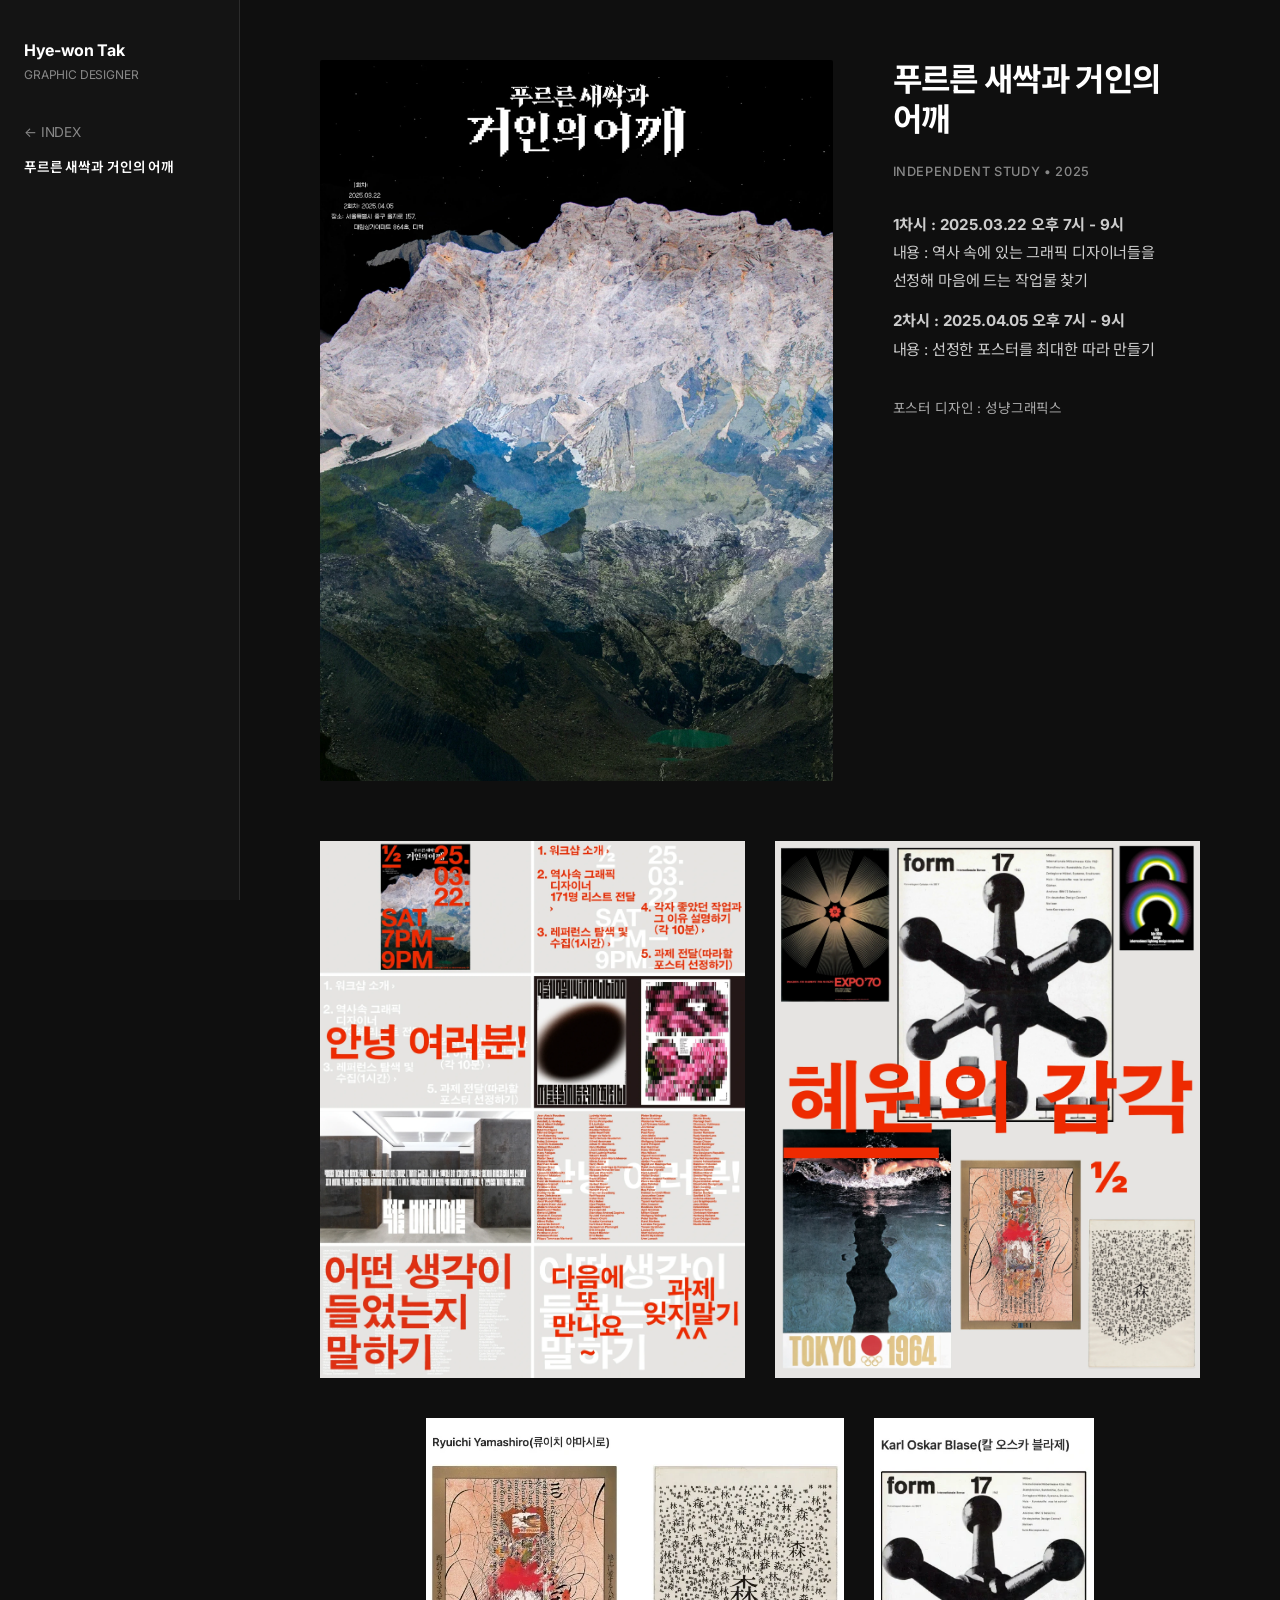
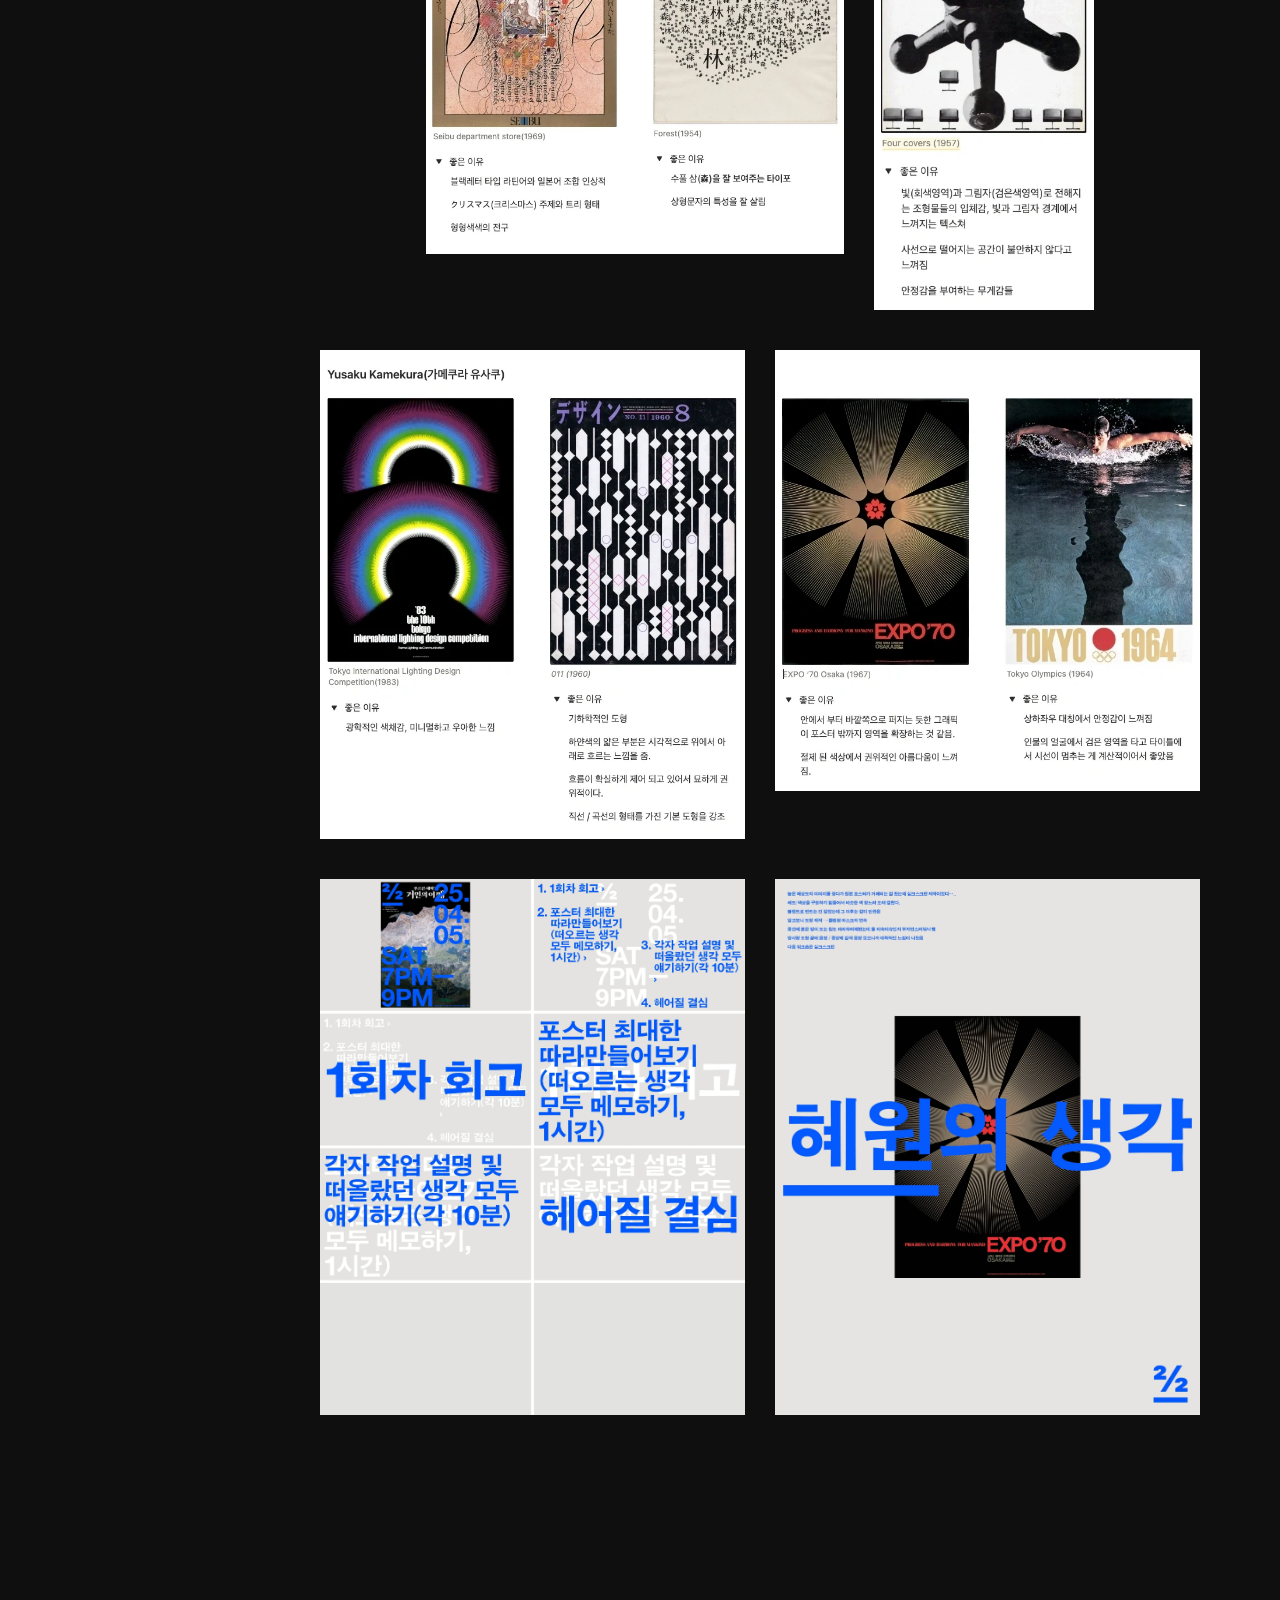
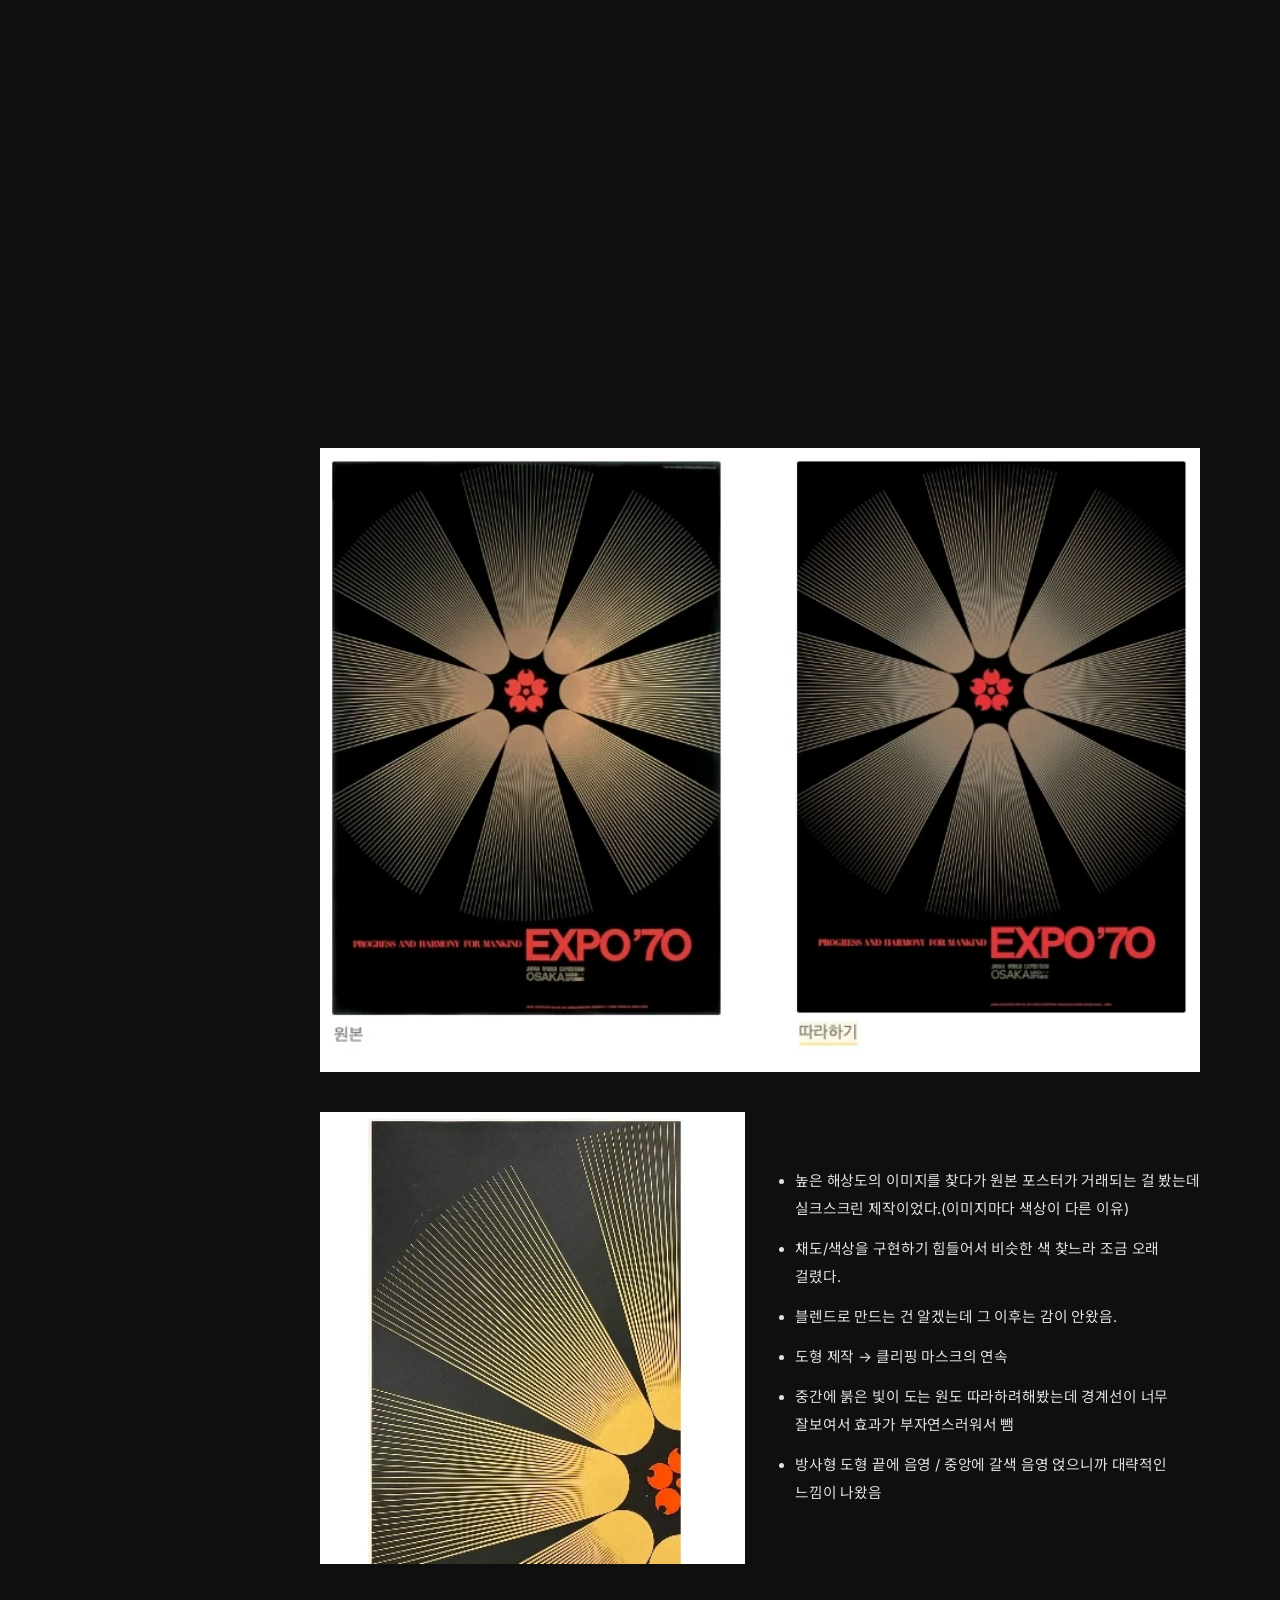
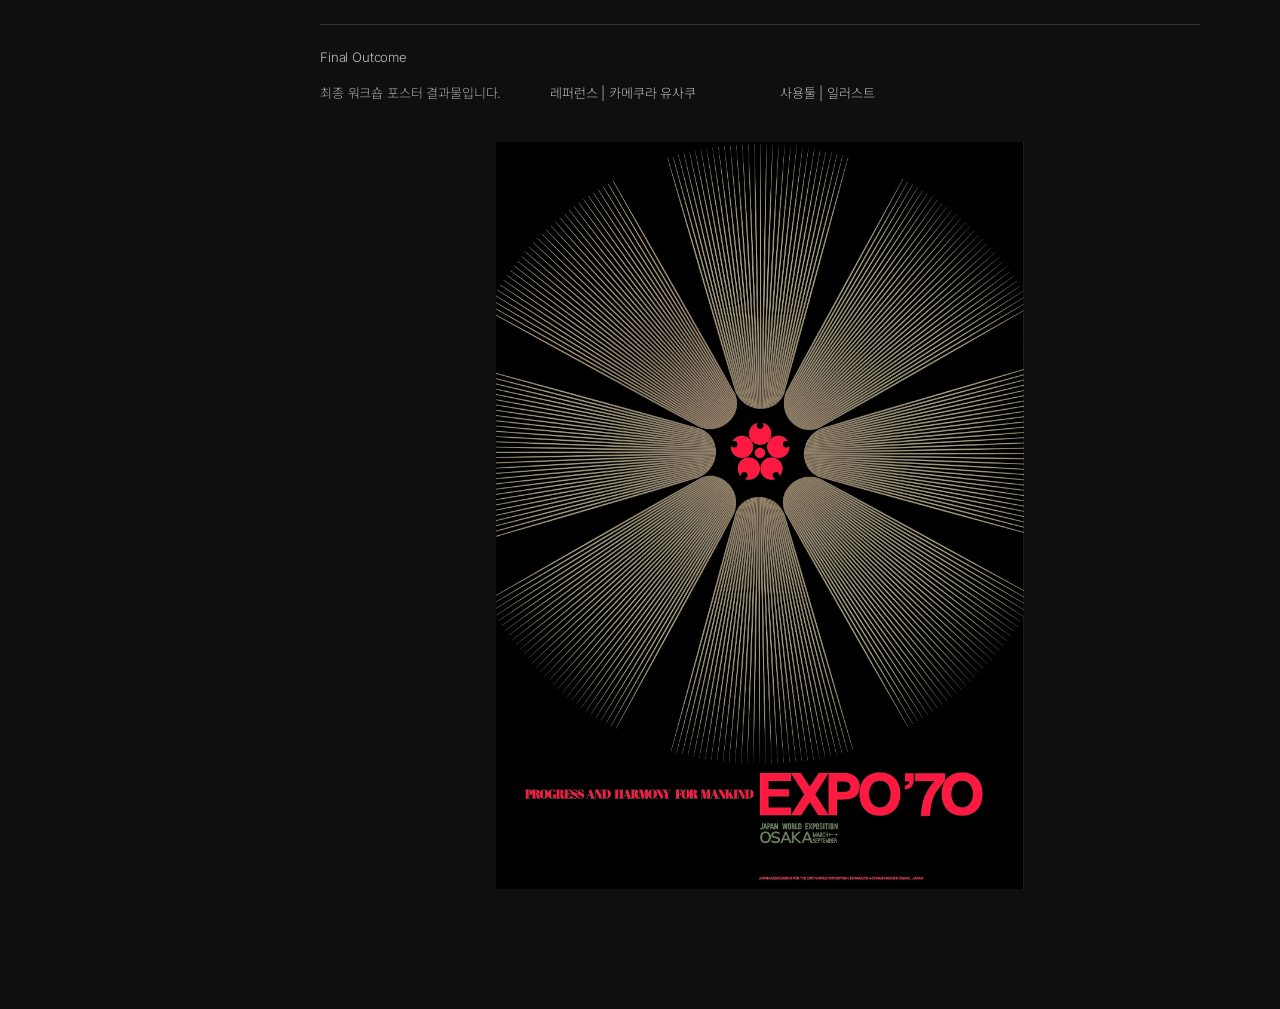
<file: study.html>
<!DOCTYPE html>
<html lang="ko">

<head>
    <meta charset="UTF-8">
    <meta name="viewport" content="width=device-width, initial-scale=1.0">
    <meta http-equiv="Cache-Control" content="no-cache, no-store, must-revalidate">
    <meta http-equiv="Pragma" content="no-cache">
    <meta http-equiv="Expires" content="0">
    <title>INDEPENDENT STUDY - 푸르른 새싹과 거인의 어깨</title>
    <link
        href="https://fonts.googleapis.com/css2?family=Noto+Sans:wght@400;500&family=Noto+Sans+KR:wght@300;400;500;700&family=Inter:wght@300;400;600;700&display=swap"
        rel="stylesheet">
    <style>
        @font-face {
            font-family: 'MapoGoldenPier';
            src: url('https://cdn.jsdelivr.net/gh/projectnoonnu/noonfonts_2001@1.1/MapoGoldenPierA.woff') format('woff');
            font-weight: normal;
            font-style: normal;
        }

        html {
            -webkit-text-size-adjust: 100%;
            text-size-adjust: 100%;
        }

        :root {
            --bg-color: #0f0f0f;
            --sidebar-bg: #141414;
            --text-primary: #ffffff;
            --text-secondary: #888888;
            --border-color: rgba(255, 255, 255, 0.1);
            --font-main: 'Inter', 'Noto Sans KR', -apple-system, BlinkMacSystemFont, "Segoe UI", Roboto, sans-serif;
            --accent-color: #ffffff;
        }

        ::selection {
            background-color: #B5B17B;
            color: #FFFED5;
        }

        ::-moz-selection {
            background-color: #B5B17B;
            color: #FFFED5;
        }

        * {
            box-sizing: border-box;
            margin: 0;
            padding: 0;
        }

        body {
            background-color: var(--bg-color);
            color: var(--text-primary);
            font-family: var(--font-main);
            display: flex;
            min-height: 100vh;
            overflow-x: hidden;
            font-size: 15px;
            letter-spacing: -0.01em;
            word-break: keep-all;
            word-wrap: break-word;
        }

        body.in-iframe {
            background-color: #000000 !important;
            background-image: none !important;
        }

        .layout-container {
            display: flex;
            width: 100%;
            min-height: 100vh;
        }

        /* Sidebar Styles */
        .sidebar {
            width: 240px;
            background-color: var(--sidebar-bg);
            border-right: 1px solid var(--border-color);
            display: flex;
            flex-direction: column;
            padding: 40px 24px;
            position: fixed;
            top: 0;
            bottom: 0;
            left: 0;
            z-index: 100;
            overflow-y: auto;
        }

        .sidebar-header {
            margin-bottom: 40px;
        }

        .site-title {
            font-size: 1rem;
            font-weight: 700;
            text-decoration: none;
            color: var(--text-primary);
            letter-spacing: -0.02em;
            display: block;
            margin-bottom: 4px;
        }

        .site-title:hover {
            color: #e0e0e0;
        }

        .site-subtitle {
            font-size: 0.75rem;
            color: var(--text-secondary);
            font-weight: 400;
        }

        .nav-list {
            list-style: none;
            display: flex;
            flex-direction: column;
            gap: 16px;
        }

        .nav-item a {
            text-decoration: none;
            color: var(--text-secondary);
            font-size: 0.85rem;
            font-weight: 400;
            transition: color 0.2s ease;
            display: block;
            line-height: 1.4;
        }

        .nav-item a:hover,
        .nav-item.active a {
            color: var(--text-primary);
            font-weight: 600;
        }

        /* Mobile Header & Menu Button */
        .mobile-header {
            display: none;
            position: fixed;
            top: 0;
            left: 0;
            right: 0;
            height: 60px;
            background-color: var(--sidebar-bg);
            border-bottom: 1px solid var(--border-color);
            padding: 0 20px;
            align-items: center;
            justify-content: space-between;
            z-index: 1000;
        }

        .mobile-header .site-title {
            margin-bottom: 0;
        }

        .menu-toggle-btn {
            background: none;
            border: none;
            color: var(--text-primary);
            font-size: 1.5rem;
            cursor: pointer;
            padding: 4px;

            display: flex;
            align-items: center;
            justify-content: center;
        }

        .sidebar-overlay {
            display: none;
            position: fixed;
            top: 0;
            left: 0;
            right: 0;
            bottom: 0;
            background-color: rgba(0, 0, 0, 0.7);
            z-index: 90;
            backdrop-filter: blur(2px);
        }

        .sidebar-overlay.active {
            display: block;
        }

        /* Main Content Styles */
        .main-content {
            margin-left: 240px;
            flex: 1;
            padding: 60px 80px 120px 80px;
            max-width: 1400px;
            width: calc(100% - 240px);
        }

        .project-content {
            display: flex;
            flex-direction: column;
            gap: 60px;
        }

        /* Project Top (Hero Section) */
        .project-top {
            display: grid;
            grid-template-columns: 1fr;
            gap: 40px;
        }

        @media (min-width: 1024px) {
            .project-top {
                grid-template-columns: minmax(0, 1.25fr) minmax(280px, 0.75fr);
                gap: 60px;
                align-items: start;
            }
        }

        .image-section {
            width: 100%;
        }

        .image-section img {
            width: 100%;
            height: auto;
            display: block;
            border-radius: 2px;
        }

        .info-section {
            display: flex;
            flex-direction: column;
            gap: 24px;
        }

        .info-section h2 {
            font-size: clamp(1.6rem, 2.5vw, 2.2rem);
            font-weight: 700;
            line-height: 1.25;
            letter-spacing: -0.02em;
        }

        .info-section .category {
            font-size: 0.8rem;
            color: var(--text-secondary);
            text-transform: uppercase;
            letter-spacing: 0.05em;
            font-weight: 500;
        }

        .info-section .description {
            font-size: 0.95rem;
            color: #cccccc;
            line-height: 1.7;
            margin-top: 8px;
        }

        /* Section Header Layout */
        .section-header {
            width: 100%;
            display: grid;
            grid-template-columns: repeat(4, 1fr);
            gap: 6px 40px;
            padding-top: 24px;
            border-top: 1px solid rgba(255, 255, 255, 0.15);
            margin-bottom: 20px;
            text-align: left;
        }

        .section-header .col-val {
            font-size: 0.82rem !important;
            color: #bbbbbb;
            font-weight: 300;
            word-break: keep-all;
        }

        /* Workshop Grid Layout */
        .workshop-grid {
            display: grid;
            grid-template-columns: 1fr 1fr;
            gap: 30px;
            align-items: start;
            width: 100%;
        }

        /* Row 2A 2-column grid: attached_1 (4 posters) & attached_4 (1 poster) centered */
        .workshop-grid-2a {
            display: grid;
            grid-template-columns: 1.9fr 1fr;
            gap: 30px;
            align-items: start;
            width: 100%;
            max-width: 76%;
            margin-left: auto !important;
            margin-right: auto !important;
        }

        .workshop-grid-2a img {
            margin-top: 0 !important;
            display: block;
            width: 100%;
            height: auto;
        }

        /* Final outcome poster centered & scaled */
        .workshop-final-outcome {
            width: 100%;
            max-width: 55%;
            height: auto;
            display: block;
            margin: 60px auto 0 auto !important;
        }

        @media (max-width: 768px) {
            .workshop-grid-2a {
                max-width: 100%;
                grid-template-columns: 1fr;
                gap: 20px;
            }

            .workshop-final-outcome {
                max-width: 85%;
                margin: 40px auto 0 auto !important;
            }
        }

        @media (max-width: 768px) {
            .workshop-grid {
                grid-template-columns: 1fr;
                gap: 20px;
            }
        }

        .workshop-grid img {
            margin-top: 0 !important;
            display: block;
            width: 100%;
            height: auto;
        }

        /* Animations */
        .scroll-anim {
            opacity: 0;
            transform: translateY(20px);
            transition: opacity 0.6s cubic-bezier(0.16, 1, 0.3, 1), transform 0.6s cubic-bezier(0.16, 1, 0.3, 1);
        }

        .scroll-anim.visible {
            opacity: 1;
            transform: translateY(0);
        }

        /* Mobile Responsive */
        @media (max-width: 900px) {
            .mobile-header {
                display: flex;
            }

            .sidebar {
                transform: translateX(-100%);
                transition: transform 0.3s cubic-bezier(0.16, 1, 0.3, 1);
                top: 60px;
                bottom: 0;
                height: calc(100vh - 60px);
            }

            .sidebar.active {
                transform: translateX(0);
            }

            .main-content {
                margin-left: 0;
                width: 100%;
                padding: 100px 24px 80px 24px;
            }
        }
    </style>
</head>

<body>
    <!-- Mobile Header -->
    <header class="mobile-header">
        <a href="index.html" class="site-title">Hye-won Tak</a>
        <button class="menu-toggle-btn" id="menuToggleBtn" aria-label="Toggle Menu">☰</button>
    </header>

    <div class="layout-container">
        <!-- Sidebar Navigation -->
        <aside class="sidebar" id="sidebar">
            <div class="sidebar-header">
                <a href="index.html" class="site-title">Hye-won Tak</a>
                <span class="site-subtitle">GRAPHIC DESIGNER</span>
            </div>

            <nav>
                <ul class="nav-list" id="projectNavList">
                    <li class="nav-item"><a href="index.html">← INDEX</a></li>
                    <li class="nav-item active"><a href="#sangjun-workshop">푸르른 새싹과 거인의 어깨</a></li>
                </ul>
            </nav>
        </aside>

        <!-- Main Content View -->
        <main class="main-content">
            <div class="project-content" data-project-content="sangjun-workshop" id="project-content-sangjun-workshop">
                <div class="project-top">
                    <div class="image-section">
                        <img src="study/sangjun_workshop_1.webp" alt="푸르른 새싹과 거인의 어깨" class="scroll-anim visible"
                            style="width: 100%; height: auto; max-height: 85vh; object-fit: contain;">
                    </div>

                    <div class="info-section">
                        <h2>푸르른 새싹과 거인의 어깨</h2>
                        <p class="category">INDEPENDENT STUDY • 2025</p>

                        <div class="description">
                            <div class="description-copy" style="line-height: 1.85;">
                                <p style="margin-bottom: 12px; font-size: 0.95rem;">
                                    <strong>1차시 : 2025.03.22 오후 7시 - 9시</strong><br>
                                    내용 : 역사 속에 있는 그래픽 디자이너들을 선정해 마음에 드는 작업물 찾기
                                </p>
                                <p style="margin-bottom: 16px; font-size: 0.95rem;">
                                    <strong>2차시 : 2025.04.05 오후 7시 - 9시</strong><br>
                                    내용 : 선정한 포스터를 최대한 따라 만들기
                                </p>
                                <p style="color: #aaaaaa; font-size: 0.85rem; margin-top: 20px; padding-top: 12px;">
                                    포스터 디자인 : 성냥그래픽스
                                </p>
                            </div>
                        </div>
                    </div>
                </div>

                <div class="project-bottom">
                    <div class="project-section" style="margin-top: 0;">
                        <!-- Row 1: sangjun_workshop_2 & sangjun_workshop_3 (2열 수평 정렬, 상단선 100% 일치) -->
                        <div class="workshop-grid" style="align-items: start;">
                            <img src="study/sangjun_workshop_2.webp" alt="sangjun workshop 2" class="scroll-anim visible"
                                style="width: 100%; height: auto; display: block; margin-top: 0 !important; transform: none !important;">
                            <img src="study/sangjun_workshop_3.webp" alt="sangjun workshop 3" class="scroll-anim visible"
                                style="width: 100%; height: auto; display: block; margin-top: 0 !important; transform: none !important;">
                        </div>

                        <!-- Row 2A: 류이치 야마시로 & 칼 오스카 블라제 (2열 수평 정렬, 상단선 일치 및 포스터 1:1 비율 매칭) -->
                        <div class="workshop-grid-2a" style="margin-top: 40px; align-items: start;">
                            <img src="study/sangjun_workshop_attached_1.webp" alt="류이치 야마시로" class="scroll-anim visible"
                                style="width: 100%; height: auto; display: block; margin-top: 0 !important; transform: none !important;">
                            <img src="study/sangjun_workshop_attached_4.webp" alt="칼 오스카 블라제" class="scroll-anim visible"
                                style="width: 100%; height: auto; display: block; margin-top: 0 !important; transform: none !important;">
                        </div>

                        <!-- Row 2B: 가메쿠라 유사쿠 1 & 가메쿠라 유사쿠 2 (2열 수평 정렬, 상단선 100% 일치) -->
                        <div class="workshop-grid" style="margin-top: 40px; align-items: start;">
                            <img src="study/sangjun_workshop_attached_2.webp" alt="가메쿠라 유사쿠 1" class="scroll-anim visible"
                                style="width: 100%; height: auto; display: block; margin-top: 0 !important; transform: none !important;">
                            <img src="study/sangjun_workshop_attached_3.webp" alt="가메쿠라 유사쿠 2" class="scroll-anim visible"
                                style="width: 100%; height: auto; display: block; margin-top: 0 !important; transform: none !important;">
                        </div>

                        <!-- Row 3: sangjun_workshop_4 & sangjun_workshop_5 (2열 수평 정렬, 상단 텍스트 원본 복원 & 100% 수평 정렬) -->
                        <div class="workshop-grid" style="margin-top: 40px; align-items: start;">
                            <img src="study/sangjun_workshop_4.webp" alt="sangjun workshop 4" class="scroll-anim visible"
                                style="width: 100%; height: auto; display: block; margin-top: 0 !important; transform: none !important;">
                            <img src="study/sangjun_workshop_5.webp" alt="sangjun workshop 5" class="scroll-anim visible"
                                style="width: 100%; height: auto; display: block; margin-top: 0 !important; transform: none !important;">
                        </div>

                        <!-- Row 4~5: sangjun_workshop_6, Attached 5 (EXPO '70 Osaka 원본 vs 따라하기) -->
                        <img src="study/sangjun_workshop_6.webp" alt="sangjun workshop 6" class="scroll-anim"
                            style="width: 100%; height: auto; margin-top: 40px !important; display: block;">
                        <img src="study/sangjun_workshop_attached_5.webp" alt="EXPO '70 Osaka 원본 vs 따라하기"
                            class="scroll-anim"
                            style="width: 100%; height: auto; margin-top: 40px !important; display: block;">

                        <!-- Row 6: 첨부 이미지 #3 (2열 레이아웃 정리: 좌측 포스터 이미지, 우측 불렛 텍스트) -->
                        <div class="workshop-grid" style="margin-top: 40px; align-items: center;">
                            <img src="study/sangjun_workshop_expo_detail.webp" alt="EXPO '70 Osaka 디테일"
                                class="scroll-anim" style="width: 100%; height: auto; display: block;">
                            <div class="expo-notes"
                                style="line-height: 1.9; font-size: 0.92rem; color: #e0e0e0; display: flex; flex-direction: column; justify-content: center;">
                                <ul
                                    style="padding-left: 20px; margin: 0; display: flex; flex-direction: column; gap: 12px;">
                                    <li>높은 해상도의 이미지를 찾다가 원본 포스터가 거래되는 걸 봤는데 실크스크린 제작이었다.(이미지마다 색상이 다른 이유)</li>
                                    <li>채도/색상을 구현하기 힘들어서 비슷한 색 찾느라 조금 오래 걸렸다.</li>
                                    <li>블렌드로 만드는 건 알겠는데 그 이후는 감이 안왔음.</li>
                                    <li>도형 제작 → 클리핑 마스크의 연속</li>
                                    <li>중간에 붉은 빛이 도는 원도 따라하려해봤는데 경계선이 너무 잘보여서 효과가 부자연스러워서 뺌</li>
                                    <li>방사형 도형 끝에 음영 / 중앙에 갈색 음영 얹으니까 대략적인 느낌이 나왔음</li>
                                </ul>
                            </div>
                        </div>

                        <!-- Final Outcome Section -->
                        <div class="project-section" style="margin-top: 60px;">
                            <div class="section-header">
                                <div class="col-val title" style="grid-column: 1 / -1; margin-bottom: 12px;">Final Outcome</div>
                                <div class="header-col col-desc">
                                    <div class="col-val spec-list" style="color: #aaaaaa;">
                                        <span>최종 워크숍 포스터 결과물입니다.</span>
                                    </div>
                                </div>
                                <div class="header-col">
                                    <div class="col-val spec-list">
                                        <span>레퍼런스 | 카메쿠라 유사쿠</span>
                                    </div>
                                </div>
                                <div class="header-col">
                                    <div class="col-val spec-list">
                                        <span>사용툴 | 일러스트</span>
                                    </div>
                                </div>
                            </div>

                            <div style="display: flex; justify-content: center; width: 100%;">
                                <img src="study/sangjun_workshop_7.webp" alt="푸르른 새싹과 거인의 어깨 최종 결과물 포스터" class="scroll-anim visible"
                                    style="width: 100%; max-width: 60%; height: auto; display: block; margin-top: 20px;">
                            </div>
                        </div>
                    </div>
                </div>
            </div>
        </main>
    </div>

    <div class="sidebar-overlay" id="sidebarOverlay"></div>

    <script src="script.js?v=20261104-1"></script>
</body>

</html>
</file>
<file: thesayu/styles.css>
/* Custom Design System Tokens */
:root {
  --bg-color: #fffefc;
  --bg-grid-color: rgba(0, 0, 0, 0.02);

  --nav-bg: #121214;
  --nav-text: #a0a4b0;
  --nav-text-active: #fffefc;

  --card-bg: rgba(255, 254, 252, 0.75);
  --card-bg-hover: rgba(255, 254, 252, 0.95);
  --card-bg-active: #fffefc;
  --card-border: rgba(0, 0, 0, 0.07);
  --card-border-hover: rgba(0, 0, 0, 0.16);
  --card-border-active: rgba(17, 17, 19, 0.25);

  --text-primary: #111113;
  --text-secondary: #4b4f5d;
  --text-muted: #8a8e9e;

  --color-accent: #00bac6;
  --color-accent-purple: #8338ec;
  --color-accent-rgb: 0, 186, 198;

  --carousel-accent: #111113;
  --carousel-accent-rgb: 17, 17, 19;

  --card-width: clamp(220px, 24vmin, 340px);
  --card-height: clamp(280px, 32vmin, 420px);

  --card-width-tablet: clamp(180px, 20vmin, 260px);
  --card-height-tablet: clamp(240px, 28vmin, 340px);

  --radius-desktop: clamp(320px, 52vmin, 720px);

  --font-sans: 'Outfit', -apple-system, BlinkMacSystemFont, "Segoe UI", Roboto, sans-serif;
  --font-serif: 'Instrument Serif', 'Playfair Display', serif;
  --font-display: 'Outfit', -apple-system, BlinkMacSystemFont, "Segoe UI", Roboto, sans-serif;
  /* Unified with Outfit sans-serif */

  --transition-smooth: all 0.5s cubic-bezier(0.25, 1, 0.5, 1);
  --transition-spring: all 0.6s cubic-bezier(0.34, 1.56, 0.64, 1);
}

/* Reset & Base Styles */
* {
  margin: 0;
  padding: 0;
  box-sizing: border-box;
  -webkit-font-smoothing: antialiased;
  -moz-osx-font-smoothing: grayscale;
}

html,
body {
  width: 100%;
  min-height: 100vh;
  background-color: var(--bg-color);
  color: var(--text-primary);
  font-family: var(--font-sans);
  overflow-x: hidden;
  scroll-behavior: smooth;
}

@media (min-width: 769px) {

  html,
  body {
    height: 100vh;
    overflow: hidden;
  }
}

/* Scrollbar Styles */
::-webkit-scrollbar {
  width: 6px;
  height: 6px;
}

::-webkit-scrollbar-track {
  background: var(--bg-color);
}

::-webkit-scrollbar-thumb {
  background: rgba(0, 0, 0, 0.15);
  border-radius: 3px;
}

::-webkit-scrollbar-thumb:hover {
  background: rgba(0, 0, 0, 0.3);
}

/* --- Background Layer & Blobs --- */
.blob-container {
  position: fixed;
  top: 0;
  left: 0;
  width: 100vw;
  height: 100vh;
  z-index: 0;
  overflow: hidden;
  pointer-events: none;
}

.blob {
  position: absolute;
  border-radius: 50%;
  filter: blur(140px);
  opacity: 0.08;
  mix-blend-mode: multiply;
}

.blob-indigo {
  width: 50vw;
  height: 50vw;
  background: radial-gradient(circle, var(--color-accent-purple) 0%, transparent 70%);
  top: -10%;
  left: -10%;
  animation: float-blob-1 25s infinite alternate ease-in-out;
}

.blob-teal {
  width: 60vw;
  height: 60vw;
  background: radial-gradient(circle, var(--color-accent) 0%, transparent 70%);
  bottom: -20%;
  right: -10%;
  animation: float-blob-2 28s infinite alternate ease-in-out;
}

.blob-magenta {
  width: 45vw;
  height: 45vw;
  background: radial-gradient(circle, #e0115f 0%, transparent 70%);
  top: 40%;
  left: 45%;
  animation: float-blob-3 22s infinite alternate ease-in-out;
}

/* Subtle Interactive Wireframe Grid Background */
.wireframe-grid-overlay {
  position: fixed;
  top: 0;
  left: 0;
  width: 100vw;
  height: 100vh;
  z-index: 1;
  pointer-events: none;
  background-image:
    linear-gradient(var(--bg-grid-color) 1px, transparent 1px),
    linear-gradient(90deg, var(--bg-grid-color) 1px, transparent 1px);
  background-size: 50px 50px;
  background-position: center center;
  mask-image: radial-gradient(circle at 50% 50%, rgba(0, 0, 0, 0.8), rgba(0, 0, 0, 0.1));
  -webkit-mask-image: radial-gradient(circle at 50% 50%, rgba(0, 0, 0, 0.8), rgba(0, 0, 0, 0.1));
}

/* --- Animations --- */
@keyframes float-blob-1 {
  0% {
    transform: translate(0, 0) scale(1) rotate(0deg);
  }

  50% {
    transform: translate(8%, 12%) scale(1.1) rotate(120deg);
  }

  100% {
    transform: translate(-5%, -8%) scale(0.9) rotate(240deg);
  }
}

@keyframes float-blob-2 {
  0% {
    transform: translate(0, 0) scale(1) rotate(0deg);
  }

  50% {
    transform: translate(-10%, -6%) scale(0.85) rotate(-90deg);
  }

  100% {
    transform: translate(5%, 10%) scale(1.05) rotate(-180deg);
  }
}

@keyframes float-blob-3 {
  0% {
    transform: translate(0, 0) scale(0.95);
  }

  50% {
    transform: translate(12%, -10%) scale(1.15);
  }

  100% {
    transform: translate(-10%, 8%) scale(0.9);
  }
}

.animate-spin-slow {
  animation: spin 35s linear infinite;
}

@keyframes spin {
  from {
    transform: rotate(0deg);
  }

  to {
    transform: rotate(360deg);
  }
}

/* --- Header & StoryScape style Navbar Layout --- */
.header {
  position: fixed;
  top: 0;
  left: 0;
  width: 100%;
  height: 90px;
  z-index: 100;
  background: transparent;
  /* Transparent background to merge perfectly with background grid and blobs */
  border-bottom: none;
  display: flex;
  align-items: center;
  padding: 0 40px;
  pointer-events: auto;
  /* Web is fixed/sticky and interactive */
}

.header-inner {
  width: 100%;
  max-width: 1440px;
  margin: 0 auto;
  display: flex;
  justify-content: space-between;
  align-items: center;
}

/* Brand Logo Styling */
.logo-link {
  text-decoration: none;
}

.logo-text {
  font-family: 'Cormorant Garamond', serif;
  font-size: 23px;
  font-weight: 500;
  letter-spacing: 0.06em;
  /* Elegant, spacious letter spacing */
  color: var(--text-primary);
  display: flex;
  align-items: center;
}

/* Outline Pill Button (StoryScape vibe) */
.btn-outline-pill {
  background: transparent;
  border: 1px solid rgba(0, 0, 0, 0.12);
  color: var(--text-primary);
  height: 38px;
  padding: 0 24px;
  border-radius: 19px;
  font-family: var(--font-sans);
  font-size: 13px;
  font-weight: 500;
  text-decoration: none;
  cursor: pointer;
  transition: var(--transition-smooth);
  outline: none;
  display: inline-flex;
  align-items: center;
  justify-content: center;
}

.btn-outline-pill:hover {
  background: var(--text-primary);
  color: var(--bg-color);
  border-color: var(--text-primary);
  transform: translateY(-1px);
  box-shadow: 0 4px 12px rgba(0, 0, 0, 0.05);
}

/* Right Side Wrap styling */
.header-right {
  display: flex;
  align-items: center;
  gap: 16px;
}

/* Liquid Metaball Widget container */
.liquid-widget-wrapper {
  position: relative;
  display: inline-block;
  cursor: pointer;
  pointer-events: auto;
}

.liquid-widget-bg {
  display: flex;
  align-items: center;
  filter: url(#liquid-metaball);
  /* Apply liquid gooey metaball filter to pure background layer */
  background: transparent;
  gap: 8px;
  /* Tighter unified gap by default */
  isolation: isolate;
  /* Forces grouping of child elements for filter rendering */
  transform: translateZ(0);
  /* Forces GPU compositing group */
  will-change: filter;
}

.liquid-widget-fg {
  position: absolute;
  top: 0;
  left: 0;
  width: 100%;
  height: 100%;
  display: flex;
  align-items: center;
  gap: 8px;
  /* Matches background gap for exact overlap alignment */
  pointer-events: none;
  /* Let pointer events go to the wrapper */
}

/* Liquid Widget Bubbles styling */
.bg-bubble {
  background-color: var(--nav-bg);
  /* Black background for the gooey shape */
  transition: transform 0.15s cubic-bezier(0.16, 1, 0.3, 1);
}

.fg-bubble {
  color: var(--bg-color);
  /* Light cream/white text color */
  display: flex;
  align-items: center;
  justify-content: center;
  transition: transform 0.15s cubic-bezier(0.16, 1, 0.3, 1);
}

/* The liquid bridge connecting the bubbles on hover without shifting them */
.widget-bridge {
  position: absolute;
  right: -11px;
  /* Spans across the 8px gap, overlapping 3px on each side */
  top: 50%;
  transform: translateY(-50%) scaleX(0);
  transform-origin: left center;
  width: 14px;
  height: 20px;
  background-color: var(--nav-bg);
  transition: transform 0.12s cubic-bezier(0.16, 1, 0.3, 1), opacity 0.12s;
  opacity: 0;
  pointer-events: none;
  z-index: -1;
}

.liquid-widget-wrapper:hover .widget-bridge {
  transform: translateY(-50%) scaleX(1);
  opacity: 1;
}

.bubble-text {
  height: 38px;
  border-radius: 19px;
  padding: 0 20px;
  font-family: var(--font-sans);
  font-size: 13px;
  font-weight: 600;
  letter-spacing: 0.5px;
}

.bubble-icon {
  width: 38px;
  height: 38px;
  border-radius: 50%;
  padding: 9px;
}

.globe-svg {
  width: 100%;
  height: 100%;
  color: var(--bg-color);
  opacity: 0.9;
  transition: var(--transition-smooth);
}

/* Hover effects stretching the gooey bridge - applied to both bg & fg */
.liquid-widget-wrapper:hover .bg-bubble.bubble-text,
.liquid-widget-wrapper:hover .fg-bubble.bubble-text {
  transform: scale(1.04);
  /* Keep distance static, only scale to trigger gooey merge */
}

.liquid-widget-wrapper:hover .bg-bubble.bubble-icon,
.liquid-widget-wrapper:hover .fg-bubble.bubble-icon {
  transform: scale(1.06) rotate(15deg);
  /* Keep distance static, scale/rotate to trigger gooey merge */
}

.liquid-widget-wrapper:hover .globe-svg {
  color: var(--bg-color);
  opacity: 1;
}

/* Stretch bubbles on hover towards each other */
.liquid-nav-container:hover .nav-bubble {
  /* Dynamic interaction trigger */
}

/* --- Main Playground --- */
.main-playground {
  position: relative;
  width: 100%;
  min-height: 100vh;
  z-index: 2;
  display: flex;
  align-items: center;
  justify-content: center;
  padding-top: 100px;
  padding-bottom: 60px;
}

/* 60px Header Spacer Component */
.header-spacer {
  height: 60px;
  width: 100%;
  flex-shrink: 0;
}

@media (min-width: 769px) {
  .main-playground {
    height: 100vh;
    min-height: auto;
    padding-top: 0;
    padding-bottom: 0;
    overflow: hidden;
    display: flex;
    flex-direction: column;
    align-items: center;
    justify-content: flex-start;
  }

  .header-spacer {
    height: 150px;
    /* 90px header + 60px spacer space */
    flex-shrink: 0;
    width: 100%;
  }

  .playground-wrapper {
    flex: 1;
    width: 100%;
    max-width: 1440px;
    margin: 0 auto;
    padding: 0 40px;
    position: relative;
  }

  .hero-copy {
    position: absolute;
    top: 38%;
    /* Restored to original position */
    left: 50%;
    transform: translate(-50%, -50%);
    z-index: 12;
    width: 100%;
    text-align: center;
    pointer-events: auto;
  }

  .carousel-section {
    position: absolute;
    top: 0;
    left: 0;
    width: 100%;
    height: 100%;
    z-index: 5;
    margin: 0;
  }

  .carousel-arch-glow {
    display: block;
    position: absolute;
    top: 68%;
    /* Aligned with the lower arch location */
    left: 50%;
    transform: translate(-50%, -50%);
    width: 700px;
    height: 480px;
    background: radial-gradient(circle, rgba(59, 130, 246, 0.22) 0%, rgba(96, 165, 250, 0.08) 45%, rgba(96, 165, 250, 0.01) 65%, transparent 80%);
    pointer-events: none;
    z-index: 1;
    filter: blur(50px);
    opacity: 1;
    transition: opacity 0.8s ease;
  }

  /* Fade out glow in scatter states */
  .main-playground.state-scatter .carousel-arch-glow,
  .main-playground.state-stacked .carousel-arch-glow {
    opacity: 0;
  }
}

.hero-copy p {
  font-family: var(--font-sans);
  margin-top: 8px;
  margin-bottom: 16px;
  font-size: 13px;
  font-weight: 400;
  line-height: 1.4;
  letter-spacing: -0.01em;
  color: var(--text-muted);
  transition: opacity 0.22s ease, transform 0.22s ease;
}

.hero-copy p.is-changing {
  opacity: 0;
  transform: translateY(8px);
}

.hero-copy h1 {
  font-family: var(--font-sans);
  font-size: clamp(24px, 3.2vw, 36px);
  font-weight: 600;
  line-height: 1.15;
  letter-spacing: -0.04em;
  white-space: nowrap;
  color: var(--text-primary);
  transition: opacity 0.22s ease, transform 0.22s ease;
}

.hero-copy h1.is-changing {
  opacity: 0;
  transform: translateY(8px);
}

.hero-copy .btn-outline-pill {
  pointer-events: auto;
}

/* Central Content Styling (Image 2 center text setup) */
.center-content {
  position: absolute;
  left: 50%;
  top: 68%;
  transform: translate(-50%, -50%);
  text-align: center;
  max-width: 580px;
  z-index: 10;
  display: flex;
  flex-direction: column;
  align-items: center;
  animation: fade-in 1s ease-out;
}

@keyframes fade-in {
  from {
    opacity: 0;
    transform: translateY(20px);
  }

  to {
    opacity: 1;
    transform: translateY(0);
  }
}

.heading-tag {
  font-family: var(--font-display);
  font-size: 13px;
  font-weight: 700;
  text-transform: uppercase;
  letter-spacing: 3px;
  color: var(--color-accent);
  margin-bottom: 16px;
}

.main-title {
  font-family: var(--font-serif);
  font-size: 82px;
  font-weight: 400;
  line-height: 1.0;
  letter-spacing: -2px;
  margin-bottom: 24px;
  background: linear-gradient(180deg, #111113 40%, rgba(17, 17, 19, 0.6) 100%);
  -webkit-background-clip: text;
  -webkit-text-fill-color: transparent;
}

.active-model-title {
  font-family: var(--font-display);
  font-size: 28px;
  font-weight: 800;
  text-transform: uppercase;
  letter-spacing: 1px;
  margin-bottom: 16px;
  color: var(--text-primary);
  min-height: 38px;
  transition: opacity 0.3s;
}

.active-model-desc {
  font-size: 16px;
  line-height: 1.7;
  color: var(--text-secondary);
  margin-bottom: 40px;
  font-weight: 350;
  min-height: 80px;
  text-align: center;
  transition: opacity 0.3s;
  max-width: 460px;
}

/* Old button styling removed to unify with btn-outline-pill class */

/* Feature grid below center heading */
.features-grid {
  display: flex;
  justify-content: space-between;
  width: 100%;
  max-width: 580px;
  margin-top: 60px;
  border-top: 1px solid rgba(0, 0, 0, 0.06);
  padding-top: 32px;
  gap: 20px;
}

.feature-col {
  flex: 1;
  text-align: left;
}

.feature-num {
  font-family: var(--font-display);
  font-size: 12px;
  color: var(--text-muted);
  display: block;
  margin-bottom: 6px;
}

.feature-title {
  font-size: 15px;
  font-weight: 600;
  margin-bottom: 6px;
  color: var(--text-primary);
}

.feature-text {
  font-size: 12px;
  color: var(--text-muted);
  line-height: 1.5;
  font-weight: 300;
}

/* --- Semicircular Arc Container & Cards (Image 2 style) --- */
.carousel-arch-glow {
  display: none;
}

.arc-container {
  position: absolute;
  top: 0;
  left: 0;
  width: 100%;
  height: 100%;
  z-index: 5;
  pointer-events: none;

  /* Redefine point colors locally for all carousel cards and SVGs to be black */
  --color-accent: var(--carousel-accent);
  --color-accent-rgb: var(--carousel-accent-rgb);
}

.wireframe-card {
  position: absolute;
  /* left and top are dynamically calculated and set as inline styles by JS */
  width: 180px;
  height: 240px;
  /* Elegant 3:4 aspect ratio */
  pointer-events: auto;
  cursor: pointer;
  z-index: 6;
  transform-origin: 50% var(--origin-y, 1000px);
  transform: translate(-50%, -50%) rotate(calc(var(--angle, 0) * 1deg)) translateY(0px) scale(var(--card-scale, 1));
  transition: transform 1.3s cubic-bezier(0.16, 1, 0.3, 1), left 1.3s cubic-bezier(0.16, 1, 0.3, 1), top 1.3s cubic-bezier(0.16, 1, 0.3, 1);
}

.wireframe-card.no-transition {
  transition: none !important;
}

/* Inner card construction */
.card-inner {
  position: relative;
  width: 100%;
  height: 100%;
  background: var(--bg-color);
  border: 1.5px solid rgba(0, 0, 0, 0.07);
  border-radius: 0;
  /* Sharp, sophisticated corners as requested */
  box-shadow: 0 12px 32px rgba(0, 0, 0, 0.05);
  transition: var(--transition-smooth);
  overflow: hidden;
  user-select: none;
  padding: 0;
}

/* Wireframe Image slot outline (blueprint styling) */
.card-image-placeholder-outline {
  /* Removed decorative dashed outline to keep portraits clean */
  position: absolute;
  top: 10px;
  left: 10px;
  right: 10px;
  bottom: 10px;
  border: none;
  display: block;
  pointer-events: none;
  z-index: 1;
}

.placeholder-diagonal-1,
.placeholder-diagonal-2 {
  display: none;
  /* Hide decorative diagonal guide lines inside portrait */
}

/* Thinker portrait background container */
.card-image-bg {
  position: absolute;
  top: 0;
  left: 0;
  width: 100%;
  height: 100%;
  /* Fill the entire card frame */
  /* Support two-layer backgrounds: extend layer then main portrait layer */
  background-image: var(--bg-extend-url, none), var(--bg-main-url, none);
  background-size: var(--bg-extend-size, var(--img-scale, cover)), var(--img-scale, cover);
  background-position: var(--bg-extend-pos, center center), var(--img-pos-x, center) var(--img-pos-y, 20%);
  background-repeat: no-repeat, no-repeat;
  z-index: 0;
  transition: transform 0.8s cubic-bezier(0.16, 1, 0.3, 1);
  filter: grayscale(0.15) contrast(1.02);
}

/* Interactive Hover States on Cards */
.wireframe-card:hover {
  z-index: 20;
  /* Remain exactly on the circular path, no jumpy translations or scale-ups */
  transform: translate(-50%, -50%) rotate(calc(var(--angle, 0) * 1deg)) translateY(0px) scale(1.0);
}

.wireframe-card:hover .card-inner {
  border-color: rgba(17, 17, 19, 0.4);
  box-shadow: 0 16px 36px rgba(0, 0, 0, 0.08);
}

.wireframe-card:hover .card-image-bg {
  transform: scale(1.05);
  /* Sophisticated subtle zoom of inner photo only */
}

/* Active/Selected State of Cards */
.wireframe-card.active {
  z-index: 15;
  /* Remain exactly on the circular path, no jumpy translations or scale-ups */
  transform: translate(-50%, -50%) rotate(calc(var(--angle, 0) * 1deg)) translateY(0px) scale(1.0);
}

/* Resets for Scatter & Stacked States to ensure upright cards and normal pivots */
.main-playground.state-scatter .wireframe-card,
.main-playground.state-stacked .wireframe-card {
  transform-origin: center !important;
}

/* --- Scatter State Transitions & Predefined Floating Positions --- */
.hero-copy {
  transition: opacity 0.5s ease, transform 0.5s ease;
  transform: translate(-50%, -50%);
}

.main-playground.state-scatter .hero-copy {
  opacity: 0;
  pointer-events: none;
  transform: translate(-50%, calc(-50% - 20px));
}

.scatter-center-copy {
  position: absolute;
  left: 50%;
  top: 38%;
  transform: translate(-50%, -50%) scale(0.95);
  z-index: 10;
  text-align: center;
  opacity: 0;
  pointer-events: none;
  transition: opacity 0.5s ease, transform 0.5s ease;
}

.main-playground.state-scatter .scatter-center-copy {
  opacity: 1;
  pointer-events: auto;
  transform: translate(-50%, -50%) scale(1);
}

.scatter-center-copy h2 {
  font-family: var(--font-sans);
  font-size: clamp(24px, 3.2vw, 36px);
  font-weight: 600;
  line-height: 1.15;
  letter-spacing: -0.04em;
  color: var(--text-primary);
  margin-bottom: 24px;
}

.btn-back-carousel {
  display: inline-flex;
  align-items: center;
  gap: 8px;
}

.btn-back-carousel i {
  font-size: 11px;
  transition: transform 0.3s ease;
}

.btn-back-carousel:hover i {
  transform: translateX(-4px);
}

/* Scattered card layout positions: fully dynamic via CSS variables */
.main-playground.state-scatter .wireframe-card {
  left: var(--scatter-left, 50%) !important;
  top: var(--scatter-top, 50%) !important;
  transform: translate(calc(-50% + var(--scatter-offset-x, 0px)), calc(-50% + var(--scatter-offset-y, 0px))) rotate(calc(var(--scatter-rotate, 0) * 1deg)) scale(var(--scatter-scale, 1)) !important;
  transition-delay: var(--scatter-delay, 0ms) !important;
}

.main-playground.state-gather .wireframe-card {
  transition-delay: var(--gather-delay, 0ms) !important;
}

/* Scattered cards hover effect */
.main-playground.state-scatter .wireframe-card:hover {
  z-index: 40;
  transform: translate(-50%, -50%) rotate(calc(var(--scatter-rotate, 0) * 1deg)) scale(calc(var(--scatter-scale, 1) * 1.08)) !important;
}

.main-playground.state-scatter .wireframe-card:hover .card-inner {
  border-color: var(--text-primary);
  border-width: 1.5px;
  box-shadow: 0 12px 30px rgba(0, 0, 0, 0.08);
}

.main-playground.state-scatter .wireframe-card:hover .card-image-bg {
  transform: scale(1.08);
}

/* Bobbing / Floating micro-animations using CSS variables (only active when not stacked) */
.main-playground.state-scatter:not(.state-stacked) .wireframe-card .card-inner {
  animation: card-bob var(--float-duration, 6s) infinite ease-in-out;
  animation-delay: var(--float-delay, 0s);
  transform: rotate(0deg);
  /* keep inner content upright */
  border: 6px solid #fff;
  /* sticker white border */
  box-shadow: 0 18px 40px rgba(0, 0, 0, 0.18);
}

@keyframes card-bob {

  0%,
  100% {
    transform: translateY(0);
  }

  50% {
    transform: translateY(var(--float-amplitude, -6px));
  }
}

/* Stacked card layout: gathers cards into category piles */
.main-playground.state-stacked .wireframe-card {
  left: var(--stack-left, 50%) !important;
  top: var(--stack-top, 50%) !important;
  transform: translate(calc(-50% + var(--stack-offset-x, 0px)), calc(-50% + var(--stack-offset-y, 0px))) rotate(calc(var(--stack-rotate, 0) * 1deg)) scale(1) !important;
  transition-delay: 0ms !important;
  z-index: 10;
}

/* Category labels styling */
.category-stack-labels-container {
  position: absolute;
  top: 0;
  left: 0;
  width: 100%;
  height: 100%;
  pointer-events: none;
  z-index: 8;
}

.category-stack-label {
  position: absolute;
  transform: translate(-50%, -50%);
  font-family: var(--font-sans);
  font-size: 11px;
  font-weight: 600;
  color: var(--text-primary);
  text-transform: uppercase;
  letter-spacing: 1.5px;
  opacity: 0;
  transition: opacity 0.8s cubic-bezier(0.16, 1, 0.3, 1), transform 0.8s cubic-bezier(0.16, 1, 0.3, 1);
  background: rgba(255, 254, 252, 0.88);
  border: 1px solid rgba(17, 17, 19, 0.12);
  padding: 6px 14px;
  border-radius: 0;
  /* Sharp edges */
  box-shadow: 0 4px 10px rgba(0, 0, 0, 0.02);
}

.main-playground.state-stacked .category-stack-label.has-cards {
  opacity: 1;
}

/* --- Cognitive Exercise Workspace (Full Screen Glass Drawer) --- */
.exercise-overlay {
  position: fixed;
  top: 0;
  left: 0;
  width: 100vw;
  height: 100vh;
  background: rgba(255, 254, 252, 0.88);
  backdrop-filter: blur(20px);
  -webkit-backdrop-filter: blur(20px);
  z-index: 200;
  display: flex;
  align-items: center;
  justify-content: center;
  opacity: 0;
  pointer-events: none;
  transition: opacity 0.5s cubic-bezier(0.25, 1, 0.5, 1);
  padding: 40px;
}

.exercise-overlay.open {
  opacity: 1;
  pointer-events: auto;
}

.overlay-close {
  position: absolute;
  top: 30px;
  right: 40px;
  width: 48px;
  height: 48px;
  border-radius: 50%;
  background: rgba(0, 0, 0, 0.02);
  border: 1px solid rgba(0, 0, 0, 0.06);
  display: flex;
  align-items: center;
  justify-content: center;
  color: var(--text-secondary);
  cursor: pointer;
  transition: var(--transition-smooth);
  z-index: 10;
}

.overlay-close:hover {
  background: rgba(255, 254, 252, 0.1);
  color: var(--text-primary);
  transform: rotate(90deg);
}

.overlay-content-wrapper {
  width: 100%;
  max-width: 1280px;
  height: 100%;
  max-height: 800px;
  display: flex;
  gap: 48px;
  transform: translateY(30px);
  transition: transform 0.6s cubic-bezier(0.34, 1.56, 0.64, 1);
}

.exercise-overlay.open .overlay-content-wrapper {
  transform: translateY(0);
}

.overlay-left {
  flex: 1.2;
  display: flex;
  flex-direction: column;
  justify-content: center;
}

.exercise-badge {
  font-family: var(--font-display);
  font-size: 11px;
  font-weight: 700;
  letter-spacing: 2px;
  color: var(--color-accent);
  text-transform: uppercase;
  margin-bottom: 16px;
  display: inline-block;
}

.exercise-title {
  font-family: var(--font-serif);
  font-size: 54px;
  font-weight: 400;
  letter-spacing: -1.5px;
  margin-bottom: 12px;
}

.exercise-sub {
  font-size: 18px;
  color: var(--text-secondary);
  margin-bottom: 40px;
  font-weight: 350;
  line-height: 1.5;
}

.exercise-steps {
  display: flex;
  flex-direction: column;
  gap: 24px;
}

.step-item {
  display: flex;
  gap: 20px;
  align-items: flex-start;
  padding: 20px;
  background: rgba(0, 0, 0, 0.012);
  border: 1px solid rgba(0, 0, 0, 0.03);
  border-radius: 12px;
}

.step-num {
  width: 28px;
  height: 28px;
  border-radius: 50%;
  border: 1px solid var(--color-accent);
  color: var(--color-accent);
  display: flex;
  align-items: center;
  justify-content: center;
  font-family: var(--font-display);
  font-size: 11px;
  font-weight: 700;
  flex-shrink: 0;
  margin-top: 2px;
}

.step-content h4 {
  font-size: 15px;
  font-weight: 600;
  margin-bottom: 4px;
  color: var(--text-primary);
}

.step-content p {
  font-size: 13px;
  color: var(--text-secondary);
  line-height: 1.5;
  font-weight: 300;
}

.overlay-right {
  flex: 1.5;
  display: flex;
  align-items: center;
}

.workspace-card {
  width: 100%;
  height: 100%;
  background: rgba(255, 254, 252, 0.95);
  border: 1px solid rgba(0, 0, 0, 0.07);
  border-radius: 24px;
  padding: 32px;
  display: flex;
  flex-direction: column;
  box-shadow: 0 30px 60px rgba(0, 0, 0, 0.06);
  backdrop-filter: blur(10px);
}

.workspace-header {
  display: flex;
  justify-content: space-between;
  align-items: center;
  border-bottom: 1px solid rgba(255, 254, 252, 0.06);
  padding-bottom: 18px;
  font-size: 13px;
  font-weight: 500;
  color: var(--text-secondary);
}

.word-count {
  font-family: var(--font-display);
  font-size: 11px;
  color: var(--text-muted);
}

.workspace-input-area {
  flex: 1;
  padding: 24px 0;
}

.textarea-thinking {
  width: 100%;
  height: 100%;
  background: transparent;
  border: none;
  resize: none;
  outline: none;
  color: var(--text-primary);
  font-family: var(--font-sans);
  font-size: 16px;
  line-height: 1.8;
  font-weight: 300;
}

.textarea-thinking::placeholder {
  color: var(--text-muted);
}

.workspace-footer {
  display: flex;
  justify-content: space-between;
  align-items: center;
  border-top: 1px solid rgba(255, 254, 252, 0.06);
  padding-top: 24px;
}

.btn-clear {
  background: transparent;
  border: none;
  color: var(--text-muted);
  font-family: var(--font-sans);
  font-size: 13px;
  font-weight: 600;
  cursor: pointer;
  transition: color 0.3s;
}

.btn-clear:hover {
  color: var(--text-primary);
}

.btn-submit-thinking {
  background: var(--text-primary);
  border: none;
  color: var(--bg-color);
  padding: 14px 28px;
  border-radius: 20px;
  font-family: var(--font-sans);
  font-size: 14px;
  font-weight: 600;
  cursor: pointer;
  display: flex;
  align-items: center;
  gap: 10px;
  transition: var(--transition-smooth);
}

.btn-submit-thinking:hover {
  background: var(--color-accent);
  transform: translateY(-2px);
  box-shadow: 0 8px 20px rgba(var(--color-accent-rgb), 0.25);
}

/* --- App Mind Log Drawer --- */
.app-drawer {
  position: fixed;
  top: 0;
  right: 0;
  width: 420px;
  height: 100vh;
  background: rgba(255, 254, 252, 0.92);
  border-left: 1px solid rgba(0, 0, 0, 0.07);
  backdrop-filter: blur(20px);
  -webkit-backdrop-filter: blur(20px);
  z-index: 150;
  display: flex;
  flex-direction: column;
  transform: translateX(100%);
  transition: transform 0.5s cubic-bezier(0.25, 1, 0.5, 1);
  box-shadow: -15px 0 40px rgba(0, 0, 0, 0.06);
}

.app-drawer.open {
  transform: translateX(0);
}

.drawer-header {
  padding: 30px;
  border-bottom: 1px solid rgba(255, 254, 252, 0.06);
  display: flex;
  justify-content: space-between;
  align-items: center;
}

.drawer-title {
  font-family: var(--font-display);
  font-size: 16px;
  font-weight: 700;
  letter-spacing: 0.5px;
  display: flex;
  align-items: center;
  gap: 10px;
}

.btn-close-drawer {
  background: transparent;
  border: none;
  color: var(--text-muted);
  font-size: 20px;
  cursor: pointer;
  transition: color 0.3s;
}

.btn-close-drawer:hover {
  color: var(--text-primary);
}

.drawer-content {
  flex: 1;
  overflow-y: auto;
  padding: 30px;
  display: flex;
  flex-direction: column;
  gap: 20px;
}

.empty-log-state {
  display: flex;
  flex-direction: column;
  align-items: center;
  justify-content: center;
  height: 100%;
  text-align: center;
  color: var(--text-muted);
}

.empty-icon {
  font-size: 40px;
  margin-bottom: 20px;
  opacity: 0.5;
}

.empty-log-state p {
  font-size: 13px;
  line-height: 1.6;
  max-width: 240px;
}

.log-item {
  background: rgba(0, 0, 0, 0.015);
  border: 1px solid rgba(0, 0, 0, 0.04);
  border-radius: 12px;
  padding: 20px;
  display: flex;
  flex-direction: column;
  gap: 12px;
  animation: slide-in 0.3s ease-out;
}

@keyframes slide-in {
  from {
    opacity: 0;
    transform: translateX(20px);
  }

  to {
    opacity: 1;
    transform: translateX(0);
  }
}

.log-header {
  display: flex;
  justify-content: space-between;
  font-size: 11px;
}

.log-tag {
  font-family: var(--font-display);
  font-weight: 700;
  color: var(--color-accent);
  text-transform: uppercase;
}

.log-date {
  color: var(--text-muted);
}

.log-body {
  font-size: 14px;
  line-height: 1.6;
  color: var(--text-secondary);
  font-weight: 300;
  white-space: pre-wrap;
}

.btn-delete-log {
  align-self: flex-end;
  background: transparent;
  border: none;
  color: var(--text-muted);
  font-size: 11px;
  cursor: pointer;
  transition: color 0.3s;
}

.btn-delete-log:hover {
  color: #ff4d4d;
}

/* --- Toast notification system --- */
.toast-notification {
  position: fixed;
  bottom: 30px;
  left: 50%;
  transform: translate(-50%, 100px);
  background: rgba(255, 254, 252, 0.95);
  border: 1px solid var(--color-accent);
  color: var(--text-primary);
  backdrop-filter: blur(10px);
  -webkit-backdrop-filter: blur(10px);
  padding: 14px 28px;
  border-radius: 30px;
  font-size: 13px;
  font-weight: 500;
  box-shadow: 0 10px 30px rgba(0, 0, 0, 0.06);
  transition: transform 0.4s cubic-bezier(0.175, 0.885, 0.32, 1.275);
  z-index: 1000;
  pointer-events: none;
}

.toast-notification.show {
  transform: translate(-50%, 0);
}

/* --- Mobile Responsiveness Adjustments --- */

/* Medium Devices - Tablets & Small Desktops */
@media (max-width: 1200px) {
  :root {
    --radius-desktop: var(--radius-tablet);
    --card-width: var(--card-width-tablet);
    --card-height: var(--card-height-tablet);
  }
}

/* Small Devices - Mobile Landscape & Portrait */
@media (max-width: 768px) {
  .header {
    padding: 16px 0;
    background: rgba(255, 254, 252, 0.95);
    /* Semi-transparent off-white for readability on mobile scroll */
    backdrop-filter: blur(12px);
    -webkit-backdrop-filter: blur(12px);
    border-bottom: 1px solid rgba(0, 0, 0, 0.05);
    /* Very subtle border on mobile scroll */
  }

  .nav-container-outer {
    max-width: 90%;
  }

  .bubble-menu {
    padding: 0 16px;
  }

  .menu-link {
    font-size: 12px;
  }

  .nav-divider {
    display: none;
  }

  .bubble-action {
    display: none;
    /* Hide action button in nav for cleaner mobile layout */
  }

  .main-playground {
    padding-top: 120px;
    padding-bottom: 40px;
    height: auto;
  }

  .playground-wrapper {
    padding: 0 20px;
  }

  .hero-copy {
    position: relative;
    z-index: 12;
    padding: 20px 0 8px;
    text-align: center;
  }

  .hero-copy h1 {
    font-size: clamp(28px, 9vw, 36px);
    line-height: 1.2;
    white-space: normal;
  }

  .carousel-section {
    flex-direction: column;
    height: auto;
    gap: 20px;
  }

  /* Disable mathematical circular layout on mobile and use horizontal swipe */
  .arc-container {
    position: relative;
    width: 100vw;
    margin-left: -20px;
    height: auto;
    display: flex;
    overflow-x: auto;
    scroll-snap-type: x mandatory;
    gap: 10px;
    padding: 20px;
    pointer-events: auto;
  }

  /* Disable absolute translations for cards */
  .wireframe-card {
    position: static !important;
    transform: none !important;
    flex: 0 0 170px;
    width: 170px;
    height: 226px;
    /* Preserve 3:4 aspect ratio on mobile */
    scroll-snap-align: center;
  }

  .wireframe-card .card-inner {
    transform: none;
  }

  .wireframe-card:hover {
    transform: translateY(-8px) !important;
  }

  .wireframe-card.active {
    transform: translateY(-4px) !important;
  }

  .center-content {
    order: -1;
    /* Place text above swipe container on mobile */
    max-width: 100%;
  }

  .main-title {
    font-size: 54px;
  }

  .active-model-title {
    font-size: 24px;
  }

  .active-model-desc {
    max-width: 100%;
    margin-bottom: 24px;
  }

  .features-grid {
    display: none;
    /* Hide bottom grid columns on mobile for compactness */
  }

  .overlay-content-wrapper {
    flex-direction: column;
    height: 100%;
    overflow-y: auto;
    gap: 30px;
  }

  .exercise-overlay {
    padding: 20px;
  }

  .exercise-title {
    font-size: 36px;
  }

  .workspace-card {
    padding: 20px;
    height: 400px;
  }

  .app-drawer {
    width: 100%;
  }
}
</file>
